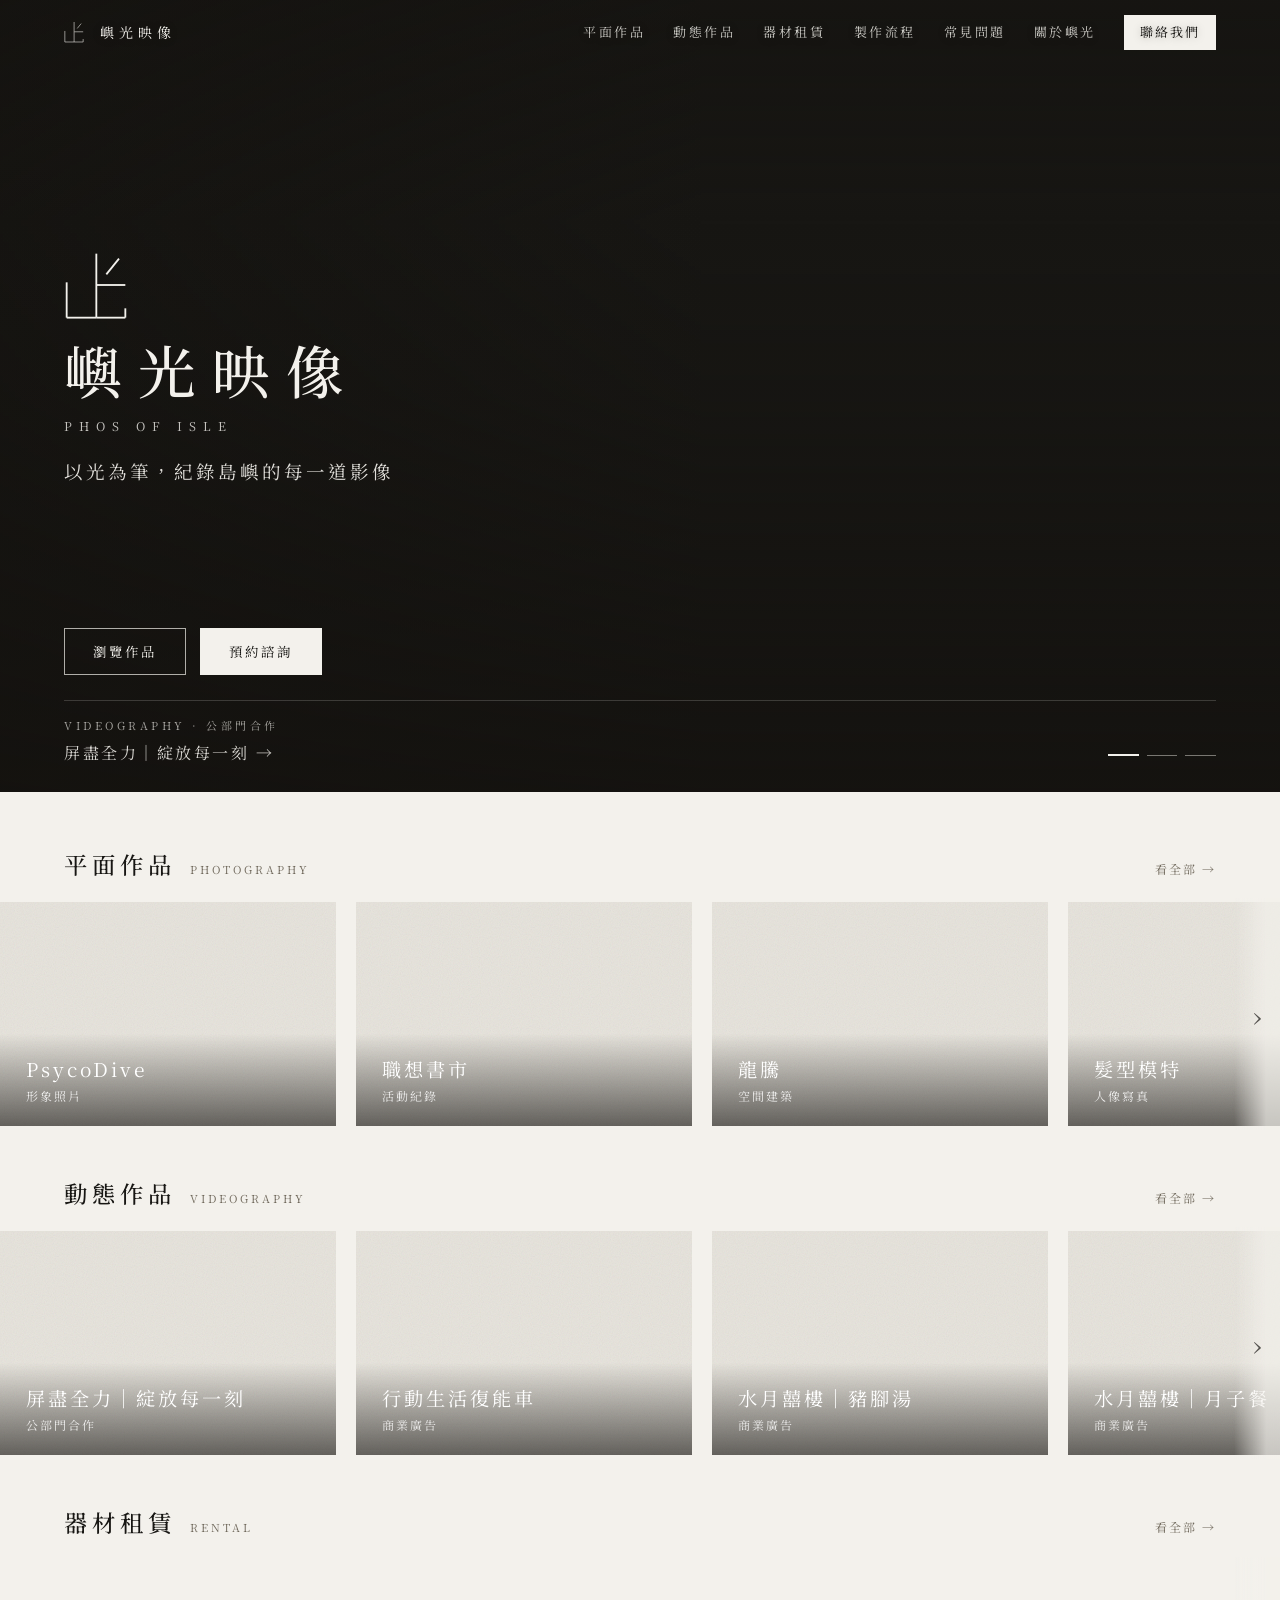
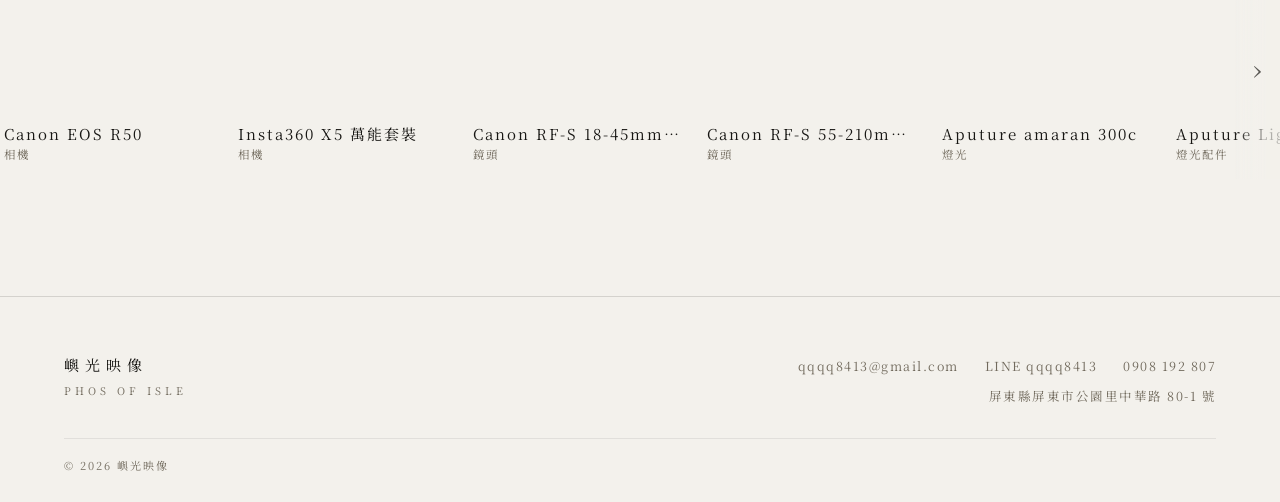
<file: yuguang-site/index.html>
<!DOCTYPE html>
<html lang="zh-Hant" class="no-js">
  <head>
<script>/*no-js-off*/document.documentElement.classList.remove("no-js")</script>
<script>/*intro*/try{var q=/[?&]intro=1/.test(location.search);if(!matchMedia('(prefers-reduced-motion: reduce)').matches&&(q||(!sessionStorage.getItem('yg-intro')&&!location.hash&&!navigator.webdriver))){document.documentElement.classList.add('is-intro','is-intro-hero');sessionStorage.setItem('yg-intro','1')}}catch(e){}</script>
    <meta charset="UTF-8">
    <meta name="viewport" content="width=device-width, initial-scale=1.0">
    <title>嶼光映像 PHOS OF ISLE｜屏東攝影・影片製作・器材租借</title>
    <meta name="description" content="屏東的影像工作室：平面攝影、動態影片、企業形象與器材租賃，以光為筆，紀錄島嶼的每一道影像。">
    <link rel="canonical" href="https://phosofisle.com/">
    <meta name="theme-color" content="#f3f1ec">
    <link rel="icon" href="/favicon.svg" type="image/svg+xml">
    <link rel="icon" href="/favicon-32.png" sizes="32x32" type="image/png">
    <link rel="apple-touch-icon" href="/apple-touch-icon.png">
    <link rel="manifest" href="/site.webmanifest">
    <meta property="og:type" content="website">
    <meta property="og:site_name" content="嶼光映像 PHOS OF ISLE">
    <meta property="og:locale" content="zh_TW">
    <meta property="og:title" content="嶼光映像 PHOS OF ISLE｜屏東攝影・影片製作・器材租借">
    <meta property="og:description" content="屏東的影像工作室：平面攝影、動態影片、企業形象與器材租賃，以光為筆，紀錄島嶼的每一道影像。">
    <meta property="og:url" content="https://phosofisle.com/">
    <meta property="og:image" content="https://phosofisle.com/images/share-card.jpg">
    <meta property="og:image:width" content="1200">
    <meta property="og:image:height" content="630">
    <meta property="og:image:alt" content="嶼光映像 PHOS OF ISLE — 以光為筆，紀錄島嶼的每一道影像">
    <meta name="twitter:card" content="summary_large_image">
    <!-- 結構化資料:讓 Google 認得網站名稱與工作室資訊(名稱、聯絡方式、地址);內容與 content/site.json 一致,改聯絡資料時兩邊都要改 -->
    <script type="application/ld+json">
{
      "@context": "https://schema.org",
      "@graph": [
        {
          "@type": "WebSite",
          "@id": "https://phosofisle.com/#website",
          "url": "https://phosofisle.com/",
          "name": "嶼光映像",
          "alternateName": [
            "PHOS OF ISLE",
            "嶼光映像 PHOS OF ISLE"
          ],
          "inLanguage": "zh-TW",
          "publisher": {
            "@id": "https://phosofisle.com/#business"
          }
        },
        {
          "@type": ["LocalBusiness", "ProfessionalService"],
          "@id": "https://phosofisle.com/#business",
          "name": "嶼光映像",
          "alternateName": "PHOS OF ISLE",
          "url": "https://phosofisle.com/",
          "logo": "https://phosofisle.com/images/icon-512.png",
          "image": "https://phosofisle.com/images/share-card.jpg",
          "description": "屏東影像工作室：平面攝影、動態影像製作與影像器材日租。",
          "email": "qqqq8413@gmail.com",
          "telephone": "+886-908-192-807",
          "address": {
            "@type": "PostalAddress",
            "streetAddress": "公園里中華路 80-1 號",
            "addressLocality": "屏東市",
            "addressRegion": "屏東縣",
            "postalCode": "900",
            "addressCountry": "TW"
          },
          "priceRange": "$$",
          "foundingDate": "2025",
          "sameAs": [
            "https://www.instagram.com/phosofisle/"
          ],
          "openingHoursSpecification": [
            {
              "@type": "OpeningHoursSpecification",
              "dayOfWeek": ["Monday", "Tuesday", "Wednesday", "Thursday", "Friday"],
              "opens": "11:00",
              "closes": "20:00"
            }
          ],
          "areaServed": [
            {
              "@type": "AdministrativeArea",
              "name": "屏東縣"
            },
            {
              "@type": "AdministrativeArea",
              "name": "高雄市"
            }
          ],
          "knowsAbout": [
            "形象影片",
            "商業攝影",
            "人像攝影",
            "活動紀錄",
            "婚禮紀錄",
            "影像器材租借"
          ]
        }
      ]
    }
    </script>
  <style>
      :root{
            --paper:#f3f1ec;--paper-2:#eeece6;--ink:#171613;--muted:#a19a8d;
            --line:rgba(23,22,19,.14);--hair:rgba(23,22,19,.08);
            --serif:"Noto Serif TC","Songti TC",Georgia,"Times New Roman",serif;
            --sans:"PingFang TC","Noto Sans TC","Helvetica Neue",system-ui,sans-serif;
      }
      *{margin:0;padding:0;box-sizing:border-box}
      body{background:var(--paper);color:var(--ink);font-family:var(--sans);line-height:1.6;-webkit-font-smoothing:antialiased}
      a{text-decoration:none;color:inherit}
      html{scroll-behavior:smooth}

      /* 首頁主視覺:滿版精選影像輪播,文字疊在影像上 */
      .hero{position:relative;height:88svh;min-height:520px;max-height:1100px;overflow:hidden;background:var(--ink);color:#f3f1ec;
            display:flex;flex-direction:column;justify-content:center;padding:0 clamp(20px,5vw,64px) clamp(40px,6vh,80px)}
      .hero .slides,.hero .slide{position:absolute;inset:0}
      .hero .slide{background-image:var(--img);background-size:cover;background-position:center 40%;opacity:0;transition:opacity 1.6s ease}
      .hero .slide.on{opacity:1}
      .hero .slide.on.zoom{animation:kb 9s ease-out forwards}
      @keyframes kb{from{transform:scale(1.08)}to{transform:scale(1)}}
      .hero::after{content:"";position:absolute;inset:0;pointer-events:none;
            background:linear-gradient(to bottom,rgba(20,18,15,.35),rgba(20,18,15,0) 28%,rgba(20,18,15,.15) 50%,rgba(20,18,15,.78)),
                  linear-gradient(to right,rgba(20,18,15,.45),rgba(20,18,15,0) 55%)}
      .hero .inner{position:relative;z-index:2;max-width:640px}
      .hero .logo{display:block;width:clamp(40px,5vw,64px);height:auto;aspect-ratio:192/208;margin-bottom:18px}
      .hero h1{font-family:var(--serif);font-weight:500;font-size:clamp(2.1rem,5.2vw,3.6rem);letter-spacing:16px;line-height:1.1}
      .hero .latin{font-family:var(--serif);font-size:clamp(11px,.95vw,14px);letter-spacing:7px;opacity:.8;margin-top:14px}
      .hero .tagline{font-family:var(--serif);margin-top:22px;letter-spacing:3px;font-size:clamp(1rem,1.45vw,1.3rem);opacity:.92}
      /* 品牌區置中偏左,按鈕獨立放在左下、作品名稱上方 */
      .hero .actions{position:absolute;z-index:2;left:clamp(20px,5vw,64px);bottom:clamp(112px,13vh,130px);display:flex;gap:14px;flex-wrap:wrap;font-family:var(--serif);font-size:clamp(13px,1.05vw,15px);letter-spacing:3px}
      .hero .actions a{padding:12px 28px;border:1px solid rgba(243,241,236,.7);transition:background .3s,color .3s}
      .hero .actions a:hover,.hero .actions a.solid{background:#f3f1ec;color:var(--ink)}
      .hero .actions a.solid:hover{background:transparent;color:#f3f1ec}
      .hero .foot{position:absolute;z-index:2;left:0;right:0;bottom:0;display:flex;align-items:flex-end;justify-content:space-between;gap:20px;border-top:1px solid rgba(243,241,236,.18);padding-top:16px!important;margin:0 clamp(20px,5vw,64px);padding-left:0!important;padding-right:0!important;
            padding:0 clamp(20px,5vw,64px) 26px;font-family:var(--serif);font-size:clamp(14px,1.25vw,18px);letter-spacing:2.5px}
      .hero .now{opacity:.88;transition:opacity .4s;text-align:left;max-width:70%}
      .hero .now:hover{opacity:1}
      .hero .now small{display:block;font-size:clamp(11px,.85vw,13px);letter-spacing:3.5px;opacity:.75;margin-bottom:6px;text-transform:uppercase}
      .hero .dots{display:flex;gap:8px}
      .hero .dots button{width:22px;height:22px;border:0;background:none;cursor:pointer;display:flex;align-items:center;justify-content:center;padding:0}
      .hero .dots button{width:clamp(22px,2.4vw,34px)}
      .hero .dots button::before{content:"";width:100%;height:1px;background:rgba(243,241,236,.45);transition:background .3s}
      .hero .dots button[aria-current="true"]::before{background:#f3f1ec;height:2px}
      /* 直向螢幕:輪播改成 16:9 滿寬(影片原始比例,不裁切),品牌文字疊在下緣(留出底部約 15% 給影片內嵌字幕)、作品名稱與切換點在上緣;兩顆按鈕移到影像下方 */
      @media (max-aspect-ratio:4/5){
        .hero{height:auto;aspect-ratio:16/9;min-height:0;max-height:none;overflow:visible;margin-bottom:78px;
              justify-content:flex-end;padding:0 16px 8.5vw}
        .hero .slides{overflow:hidden}
        .hero::after{background:linear-gradient(to bottom,rgba(20,18,15,.6),rgba(20,18,15,0) 30%,rgba(20,18,15,0) 42%,rgba(20,18,15,.85))}
        .hero .logo{display:none}
        .hero h1{font-size:1.35rem;letter-spacing:8px}
        .hero .latin{display:none}
        .hero .tagline{font-size:.78rem;letter-spacing:1.5px;margin-top:6px}
        .hero .foot{top:0;bottom:auto;margin:0 16px;padding-top:10px!important;padding-bottom:0;border-top:0;align-items:flex-start;font-size:11.5px}
        .hero .now small{font-size:9.5px;margin-bottom:2px}
        .hero .actions{position:absolute;left:16px;right:16px;bottom:auto;top:calc(100% + 16px);margin:0;
              display:grid;grid-template-columns:1fr 1fr;gap:10px}
        .hero .actions a{text-align:center;padding:12px 0;border-color:var(--ink);color:var(--ink)}
        .hero .actions a:hover,.hero .actions a.solid{background:var(--ink);color:var(--paper)}
        .hero .actions a.solid:hover{background:transparent;color:var(--ink)}
      }
      @media (prefers-reduced-motion:reduce){.hero .slide.on.zoom{animation:none}.hero .slide{transition:none}}

      /* 首頁頂欄:第一屏就可見;在主視覺上為透明、淺色字,捲過主視覺後轉米白底 */
      .topbar{position:fixed;top:0;left:0;right:0;z-index:40;display:flex;justify-content:space-between;align-items:center;
            padding:15px clamp(20px,5vw,64px);background:var(--paper);border-bottom:1px solid var(--hair);color:var(--ink);
            transition:background-color .35s ease,color .35s ease,border-color .35s ease}
      html:not(.nav-open) .topbar:not(.solid){background:transparent;border-bottom-color:transparent;color:#f3f1ec}
      html:not(.nav-open) .topbar:not(.solid) .sitenav a{color:rgba(243,241,236,.82)}
      html:not(.nav-open) .topbar:not(.solid) .sitenav a:hover{color:#f3f1ec}
      html:not(.nav-open) .topbar:not(.solid) .sitenav a[aria-current="page"]::after{background:#f3f1ec}
      html:not(.nav-open) .topbar:not(.solid) .sitenav a.cta{background:#f3f1ec;color:var(--ink)}
      html:not(.nav-open) .topbar:not(.solid) .navtoggle{color:#f3f1ec}
      html:not(.nav-open) .topbar:not(.solid) .sitenav a,html:not(.nav-open) .topbar:not(.solid) .name{text-shadow:0 1px 8px rgba(0,0,0,.25)}
      .topbar .mark{display:flex;align-items:center;gap:11px}
      .topbar .name{font-family:var(--serif);font-size:14px;letter-spacing:5px;text-indent:5px}
      .rows{padding-top:clamp(36px,6vh,64px)}
      #rows{scroll-margin-top:var(--barh,70px)}
      /* 手機直式:主視覺只有 16:9,頂欄固定米白底,主視覺往下讓出頂欄高度(需放在透明頂欄規則之後) */
      @media (max-aspect-ratio:4/5){
        html:not(.nav-open) .topbar:not(.solid){background:var(--paper);border-bottom-color:var(--hair);color:var(--ink)}
        html:not(.nav-open) .topbar:not(.solid) .navtoggle{color:var(--ink)}
        html:not(.nav-open) .topbar:not(.solid) .name{text-shadow:none}
        body{padding-top:var(--barh,70px)}
      }

      .rows{padding-bottom:clamp(48px,8vh,88px)}
      .row{margin-bottom:clamp(30px,5vh,50px)}
      .rowhead{display:flex;align-items:baseline;gap:14px;padding:0 clamp(20px,5vw,64px);margin-bottom:15px}
      .rowhead h2{font-family:var(--serif);font-weight:500;font-size:clamp(1.15rem,2.4vw,1.46rem);letter-spacing:5px}
      .rowhead .en{font-family:var(--serif);font-size:11px;letter-spacing:3px;text-transform:uppercase;color:var(--muted)}
      .rowhead .more{margin-left:auto;font-family:var(--serif);font-size:12px;letter-spacing:2px;color:var(--muted);transition:.3s;white-space:nowrap}
      .rowhead .more:hover{color:var(--ink)}

      .track{display:flex;--gap:clamp(14px,1.6vw,22px);gap:var(--gap);overflow-x:auto;scroll-snap-type:x proximity;scroll-behavior:smooth;
                 padding:4px clamp(20px,5vw,64px);scrollbar-width:none}
      .track::-webkit-scrollbar{display:none}
      .tile{flex:0 0 calc((100% - 4*var(--gap))/5);scroll-snap-align:start;position:relative;display:block;
                aspect-ratio:3/2;overflow:hidden;background:#e7e4dd;user-select:none} @media(max-width:1180px){.tile{flex-basis:calc((100% - 3*var(--gap))/4)}} @media(max-width:900px){.tile{flex-basis:calc((100% - 2*var(--gap))/3)}} @media(max-width:560px){.tile{flex-basis:78%}} .rowwrap{position:relative} .arrow{position:absolute;top:0;bottom:0;width:46px;display:flex;align-items:center;justify-content:center;z-index:5;border:0;cursor:pointer;font-family:var(--serif);font-size:26px;color:var(--ink);opacity:.7;transition:opacity .25s} .arrow:hover{opacity:1} .arrow.prev{left:0;background:linear-gradient(to right,var(--paper) 30%,rgba(243,241,236,0))} .arrow.next{right:0;background:linear-gradient(to left,var(--paper) 30%,rgba(243,241,236,0))} .arrow[hidden]{display:none}
      /* 平面／動態兩列放大:電腦一次約 3 張(露出下一張一截,暗示可左右滑),平板約 2 張,手機約 1 張 */
      .row.lg .tile{flex-basis:calc((100% - 3*var(--gap))/3.25)}
      @media(max-width:1180px){.row.lg .tile{flex-basis:calc((100% - 2*var(--gap))/2.3)}}
      @media(max-width:700px){.row.lg .tile{flex-basis:84%}}
      .row.lg .tile .cap{padding:22px 26px;font-size:clamp(17px,1.5vw,24px);letter-spacing:3px}
      .row.lg .tile .cap small{font-size:clamp(12px,.9vw,14px);letter-spacing:2px;margin-top:6px}
      .tile .bg{position:absolute;inset:0;background-size:cover;background-position:center;transition:transform 1s cubic-bezier(.19,1,.22,1)}
      .tile:hover .bg{transform:scale(1.06)}
      .tile .grain{position:absolute;inset:0;opacity:.4;mix-blend-mode:multiply;pointer-events:none;
                       background-image:url("data:image/svg+xml,%3Csvg xmlns='http://www.w3.org/2000/svg' width='120' height='120'%3E%3Cfilter id='n'%3E%3CfeTurbulence type='fractalNoise' baseFrequency='.9' numOctaves='2'/%3E%3C/filter%3E%3Crect width='100%25' height='100%25' filter='url(%23n)' opacity='.28'/%3E%3C/svg%3E")}
      .tile .cap{position:absolute;left:0;right:0;bottom:0;z-index:2;padding:16px 18px;color:#fff;
                     font-family:var(--serif);font-size:16px;letter-spacing:2px;line-height:1.35;
                     background:linear-gradient(to top,rgba(20,18,15,.62),rgba(20,18,15,0))}
      .tile .cap small{display:block;font-size:11.5px;letter-spacing:1px;opacity:.85;margin-top:3px}
      /* 器材卡:去背照片直接浮在頁面底色上,名稱改深色字放在下方,不再壓在照片上 */
      .tile.prod{background:transparent;aspect-ratio:1/1}
      .tile.prod .grain{display:none}
      .tile.prod .bg{padding:9% 12% calc(64px + 5%);box-sizing:border-box}
      .tile.prod .cap{background:none;color:var(--ink);padding:10px 4px 12px;
                     white-space:nowrap;overflow:hidden;text-overflow:ellipsis;font-size:15px}
      .tile.prod .cap small{color:var(--muted);opacity:1}

      .empty{color:var(--muted);font-family:var(--serif);letter-spacing:2px;padding:30px clamp(20px,5vw,64px)}
      footer{text-align:center;padding:28px 20px;border-top:1px solid var(--hair);
                 font-family:var(--serif);font-size:11px;letter-spacing:2.5px;color:var(--muted)}
      /* ---- 進站動畫:在暗處用光把 LOGO 一筆一筆畫出來,再像暗房顯影一樣淡出成主視覺 ----
         只在每次開瀏覽器後第一次進首頁時播放(sessionStorage),約 2 秒;點一下、按鍵、滾動就立刻跳過。
         「減少動態」、網址帶 #錨點、自動化工具(爬蟲)都不播。網址加 ?intro=1 可強制重看。
         緩動曲線直接寫數值,不依賴 site.css 的變數:萬一 site.css 晚到,動畫也不會失效。 */
      /* 注意:<html> 上的旗標是 is-intro,遮罩是 .intro,兩者不可同名——
         同名的話 .intro{display:none} 會連 <html> 一起隱藏,整頁在動畫結束前完全不會畫出來 */
      /* --intro-scale:進站動畫自己的速度倍率,和全站的 --motion-scale 分開。1 = 最初的節奏(約 2.2 秒),數字越小越快。
         全站動畫放慢後(#50)進站跟著變成 3 秒多,等太久,所以進站單獨調快 */
      :root{--intro-scale:.9}
      .intro{display:none}
      html.is-intro .intro{display:flex;position:fixed;inset:0;z-index:2000;flex-direction:column;align-items:center;justify-content:center;
        background:var(--ink);color:#f3f1ec;animation:intro-out calc(.65s * var(--intro-scale)) cubic-bezier(.65,0,.35,1) calc(1.6s * var(--intro-scale)) forwards}
      .intro svg{width:clamp(52px,6vw,76px);height:auto;aspect-ratio:192/208;overflow:visible}
      .intro line{stroke-dasharray:var(--len);stroke-dashoffset:var(--len);animation:intro-draw calc(var(--t) * var(--intro-scale)) cubic-bezier(.65,0,.35,1) calc(var(--d) * var(--intro-scale)) forwards}
      .intro line.ray{filter:drop-shadow(0 0 5px rgba(243,241,236,.55))}
      .intro .nm{font-family:var(--serif);font-size:clamp(18px,1.9vw,24px);letter-spacing:12px;text-indent:12px;margin-top:30px;opacity:0;
        animation:intro-name calc(1s * var(--intro-scale)) cubic-bezier(.19,1,.22,1) calc(.8s * var(--intro-scale)) forwards}
      .intro .lt{font-family:var(--serif);font-size:11px;letter-spacing:7px;text-indent:7px;margin-top:12px;opacity:0;
        animation:intro-fade calc(.9s * var(--intro-scale)) cubic-bezier(.19,1,.22,1) calc(.98s * var(--intro-scale)) forwards}
      @keyframes intro-draw{to{stroke-dashoffset:0}}
      @keyframes intro-name{from{opacity:0;letter-spacing:24px;text-indent:24px}to{opacity:1}}
      @keyframes intro-fade{to{opacity:.62}}
      @keyframes intro-out{to{opacity:0;visibility:hidden}}

      /* ---- 主視覺文字依序浮現(純 CSS,第一次繪製就套用,不會先閃一下) ----
         播進站動畫時整體往後延,接在顯影之後;跳過進站動畫時 JS 拿掉 is-intro-hero,就改用一般的時間點 */
      @media (prefers-reduced-motion:no-preference){
        .hero .inner>*,.hero .actions,.hero .foot{animation:hero-in calc(1.1s * var(--motion-scale,1.4)) cubic-bezier(.19,1,.22,1) both}
        .hero .inner>:nth-child(1){animation-delay:calc(.12s * var(--motion-scale,1.4))}.hero .inner>:nth-child(2){animation-delay:calc(.2s * var(--motion-scale,1.4))}
        .hero .inner>:nth-child(3){animation-delay:calc(.3s * var(--motion-scale,1.4))}.hero .inner>:nth-child(4){animation-delay:calc(.4s * var(--motion-scale,1.4))}
        .hero .actions{animation-delay:calc(.52s * var(--motion-scale,1.4))}.hero .foot{animation-delay:calc(.66s * var(--motion-scale,1.4))}
        html.is-intro-hero .hero .inner>:nth-child(1){animation-delay:calc(1.5s * var(--intro-scale) + .12s * var(--motion-scale,1.4))}html.is-intro-hero .hero .inner>:nth-child(2){animation-delay:calc(1.5s * var(--intro-scale) + .2s * var(--motion-scale,1.4))}
        html.is-intro-hero .hero .inner>:nth-child(3){animation-delay:calc(1.5s * var(--intro-scale) + .3s * var(--motion-scale,1.4))}html.is-intro-hero .hero .inner>:nth-child(4){animation-delay:calc(1.5s * var(--intro-scale) + .4s * var(--motion-scale,1.4))}
        html.is-intro-hero .hero .actions{animation-delay:calc(1.5s * var(--intro-scale) + .52s * var(--motion-scale,1.4))}html.is-intro-hero .hero .foot{animation-delay:calc(1.5s * var(--intro-scale) + .66s * var(--motion-scale,1.4))}
      }
      @keyframes hero-in{from{opacity:0;transform:translate3d(0,20px,0)}}
    </style>
    <link rel="preconnect" href="https://fonts.googleapis.com">
  <link rel="preconnect" href="https://fonts.gstatic.com" crossorigin>
  <script>/* 中文字型檔很大,在 4G 上會跟照片搶頻寬(實測讓第一屏照片晚約 0.8 秒)。
     這頁等第一屏照片載完才載字型,最多等 4 秒。 */
  window.loadSiteFont=function(){if(window.__fontOn)return;window.__fontOn=1;var l=document.createElement("link");l.rel="stylesheet";l.href="https://fonts.googleapis.com/css2?family=Noto+Serif+TC:wght@400;500&display=swap";document.head.appendChild(l)};
  setTimeout(window.loadSiteFont,4000);</script>
  <link rel="preload" href="content/albums.json" as="fetch" crossorigin>
  <link rel="preload" href="content/videos.json" as="fetch" crossorigin>
  <link rel="preload" href="content/gear.json" as="fetch" crossorigin>
  <link rel="stylesheet" href="assets/site.css">
  <script src="assets/site.js" defer></script>
  </head>
  <body>
    <div class="intro" id="intro" aria-hidden="true">
      <svg viewBox="0 0 192 208" focusable="false">
        <g fill="none" stroke="currentColor" stroke-width="5.5" stroke-linecap="butt">
          <!-- 先畫地平線,再從地平線升起三道直線,接著中間的橫線,最後射出那道光 -->
          <line x1="8" y1="200" x2="97" y2="200" style="--len:89;--d:.1s;--t:.26s"/>
          <line x1="97" y1="200" x2="184" y2="200" style="--len:87;--d:.36s;--t:.26s"/>
          <line x1="8" y1="200" x2="8" y2="94" style="--len:106;--d:.5s;--t:.34s"/>
          <line x1="97" y1="200" x2="97" y2="8" style="--len:192;--d:.56s;--t:.46s"/>
          <line x1="184" y1="200" x2="184" y2="172" style="--len:28;--d:.64s;--t:.22s"/>
          <line x1="99" y1="102" x2="184" y2="102" style="--len:85;--d:.82s;--t:.3s"/>
          <line class="ray" x1="127" y1="70" x2="165" y2="23" style="--len:61;--d:1.02s;--t:.28s"/>
        </g>
      </svg>
      <div class="nm">嶼光映像</div>
      <div class="lt">PHOS OF ISLE</div>
    </div>

    <svg width="0" height="0" style="position:absolute">
        <symbol id="logo" viewBox="0 0 192 208">
              <g fill="none" stroke="currentColor" stroke-width="5.5" stroke-linecap="butt">
                      <line x1="97" y1="8" x2="97" y2="200"/><line x1="127" y1="70" x2="165" y2="23"/>
                      <line x1="99" y1="102" x2="184" y2="102"/><line x1="8" y1="94" x2="8" y2="200"/>
                      <line x1="8" y1="200" x2="97" y2="200"/><line x1="97" y1="200" x2="184" y2="200"/>
                      <line x1="184" y1="200" x2="184" y2="172"/>
              </g>
        </symbol>
    </svg>

    <div class="topbar" id="topbar">
      <a class="mark" href="/"><svg><use href="#logo"/></svg><span class="name">嶼光映像</span></a>
      <!--pre:nav-->
<nav class="sitenav" id="sitenav" aria-label="主選單"><a href="pingmian.html">平面作品</a><a href="dongtai.html">動態作品</a><a href="qicai.html">器材租賃</a><a href="liucheng.html">製作流程</a><a href="wenda.html">常見問題</a><a href="guanyu.html">關於嶼光</a><a href="lianluo.html" class="cta">聯絡我們</a></nav>
<!--/pre:nav-->
    </div>

    <header class="hero" id="hero">
      <div class="slides" id="slides" aria-hidden="true"></div>
      <div class="inner">
        <svg class="logo"><use href="#logo"/></svg>
        <h1>嶼光映像</h1>
        <div class="latin">PHOS OF ISLE</div>
        <p class="tagline">以光為筆，紀錄島嶼的每一道影像</p>
      </div>
      <div class="actions">
        <a href="#rows">瀏覽作品</a>
        <a class="solid" href="lianluo.html">預約諮詢</a>
      </div>
      <div class="foot">
        <a class="now" id="now" href="dongtai.html" hidden></a>
        <div class="dots" id="dots"></div>
      </div>
    </header>

  <div class="rows" id="rows"></div>
  
  
  <!--pre:data-->
<!--/pre:data-->
  <script>
    const rows=document.getElementById('rows');
    function opt(u,w){if(!u)return u;if(u.indexOf('res.cloudinary.com')>-1&&u.indexOf('/upload/')>-1){return u.replace('/upload/',`/upload/f_auto,q_auto,w_${w}/`);}return u;}
    function esc(s){return String(s==null?'':s).replace(/[&<>"]/g,m=>({'&':'&amp;','<':'&lt;','>':'&gt;','"':'&quot;'}[m]));}
    /* 代表圖:自己指定的封面優先,再來才是第一張照片(專案也一樣) */
    function firstPhoto(node){
        if(node.cover)return node.cover;
        if(node.photos&&node.photos.length)return node.photos[0].image;
        if(node.projects)for(const pj of node.projects){
              if(pj.cover)return pj.cover;
              if(pj.photos&&pj.photos.length)return pj.photos[0].image;}
        return null;
    }
    /* 卡片的輪播圖:封面排第一張 */
    function tileImgs(node,w){const out=[];if(node.cover)out.push(opt(node.cover,w));
        (node.photos||[]).forEach(p=>{if(p.image&&p.image!==node.cover)out.push(opt(p.image,w));});
        return out.slice(0,6);}
    function tile(it){
        const imgs = (it.imgs&&it.imgs.length) ? it.imgs : (it.img?[it.img]:[]);
        const first = imgs[0];
        const bg = first&&it.product ? `background:url('${first}') center/contain no-repeat;background-origin:content-box` : first ? `background-image:url('${first}')` : it.icon ? `background:#e9e6df url('${it.icon}') center 38%/26% no-repeat` : 'background:linear-gradient(150deg,#c9c3b6,#8f897d)';
        const s = it.sub ? `<small>${esc(it.sub)}</small>` : '';
        return `<a class="tile${it.product?' prod':''}" href="${it.href}" data-imgs="${imgs.join('|')}"><div class="bg" style="${bg}"></div><div class="grain"></div><div class="cap">${esc(it.cap)}${s}</div></a>`;
    }
    function enableHover(){
        if(!window.matchMedia||!window.matchMedia('(hover:hover)').matches)return;
        document.querySelectorAll('.tile:not([data-h])').forEach(t=>{
              t.dataset.h='1';const imgs=(t.dataset.imgs||'').split('|').filter(Boolean);
              if(imgs.length<2)return;
              const bg=t.querySelector('.bg');let idx=0,timer=null,pre=false;
              t.addEventListener('pointerenter',()=>{if(!pre){pre=true;imgs.forEach(u=>{const im=new Image();im.src=u;});}timer=setInterval(()=>{idx=(idx+1)%imgs.length;bg.style.backgroundImage="url('"+imgs[idx]+"')";},900);});
              t.addEventListener('pointerleave',()=>{clearInterval(timer);idx=0;bg.style.backgroundImage="url('"+imgs[0]+"')";});
        });
    }
    function addRow(zh,en,more,items,size){
        const tiles = items.length ? items.map(tile).join('') : tile({href:more,img:null,cap:'尚無作品',sub:'點此進入'});
        rows.insertAdjacentHTML('beforeend',
                                    `<section class="row${size?' '+size:''}"><div class="rowhead"><h2>${zh}</h2><span class="en">${en}</span><a class="more" href="${more}">看全部 →</a></div><div class="rowwrap"><button class="arrow prev" aria-label="上一張" hidden>‹</button><div class="track">${tiles}</div><button class="arrow next" aria-label="下一張">›</button></div></section>`);
        bindArrows();
        
    }
    function bindArrows(){
        document.querySelectorAll('.rowwrap:not([data-a])').forEach(w=>{
              w.dataset.a='1';const tr=w.querySelector('.track'),pv=w.querySelector('.prev'),nx=w.querySelector('.next');
              const amt=()=>Math.max(tr.clientWidth*0.8,200);
              pv.addEventListener('click',()=>tr.scrollBy({left:-amt(),behavior:'smooth'}));
              nx.addEventListener('click',()=>tr.scrollBy({left:amt(),behavior:'smooth'}));
              const upd=()=>{const pad=parseFloat(getComputedStyle(tr).paddingLeft)||0,max=tr.scrollWidth-tr.clientWidth-2;pv.hidden=tr.scrollLeft<=pad+4;nx.hidden=tr.scrollLeft>=max;};
              tr.addEventListener('scroll',upd);window.addEventListener('resize',upd);setTimeout(upd,80);
        });
    }

    const GEARICON={'攝影機':'camera','相機機身':'camera','相機':'camera','燈光配件':'light','燈架':'tripod','鏡頭':'lens','燈光':'light','收音':'audio','穩定器':'gimbal','空拍機':'drone','腳架':'tripod'};
    /* 器材照片(去背):裁掉四周透明邊後完整顯示,不裁切 */
    function gimg(u,w){if(u&&u.indexOf('res.cloudinary.com')>-1&&u.indexOf('/upload/')>-1)return u.replace('/upload/',`/upload/e_trim:10/c_limit,w_${w},h_${w}/f_auto,q_auto/`);return opt(u,w);}
    function gearIcon(cat){return 'assets/gear-icons/'+(GEARICON[cat]||'other')+'.svg';}
    function ytid(s){s=String(s||'').trim();const m=s.match(/(?:youtu\.be\/|v=|embed\/|shorts\/|live\/)([A-Za-z0-9_-]{11})/);return m?m[1]:s;}

    /* 影片封面常內嵌電影黑邊;主視覺用 Cloudinary e_trim 先裁掉純色邊再放大 */
    function heroImg(u,w){if(u&&u.indexOf('res.cloudinary.com')>-1&&u.indexOf('/upload/')>-1)return u.replace('/upload/',`/upload/e_trim:20/f_auto,q_auto,w_${w||2000}/`);return u;}
    /* 首頁的作品／影片／器材一律連到各自的正式頁面(/work/…/、/video/…/、/rental/…/),不連 pingmian.html?album=… 這類帶參數的網址:
       帶參數的網址 canonical 指回列表頁,Google 會把它們當「替代頁面」,首頁的推薦也就沒有傳到作品頁本身。
       影片網址的規則必須和 scripts/build-pages.js 的 buildVideos 一樣:YouTube ID 轉小寫,只差大小寫的重複 ID 加 -2、-3 */
    function videoUrls(videos){const seen=new Map(),m=new Map();
        (videos||[]).filter(x=>x.yt).forEach(x=>{const k=ytid(x.yt).toLowerCase(),n=(seen.get(k)||0)+1;seen.set(k,n);m.set(x,'/video/'+(n===1?k:k+'-'+n)+'/');});
        return m;}
    /* 首頁精選的先後:後台「首頁精選」分頁拖曳後存成 featuredOrder(1 最前);沒有的(剛勾選的)排在最後,彼此照原本順序 */
    function byRank(list){return list.map((x,i)=>[x,i]).sort((a,b)=>((a[0].featuredOrder||1e9)-(b[0].featuredOrder||1e9))||(a[1]-b[1])).map(p=>p[0]);}
    /* 主視覺輪播:精選影片中有自訂封面的優先(橫幅、高解析);不足 2 張時補平面作品照片 */
    function buildHero(v,a){
        const slides=[];
        const vurl=videoUrls(v.videos);
        byRank((v.videos||[]).filter(x=>x.cover&&(x.featured===true||x.cat==='精選作品'))).forEach(x=>
              slides.push({img:heroImg(x.cover),kicker:'Videography · '+(x.cat||'動態作品'),title:x.title||'',href:vurl.get(x)||'dongtai.html'}));
        if(slides.length<2)(a.albums||[]).forEach((al,i)=>{const ph=firstPhoto(al);
              if(ph)slides.push({img:heroImg(ph),kicker:'Photography · '+(al.zh||''),title:al.zh||'',href:al.slug?'/work/'+al.slug+'/':'pingmian.html'});});
        if(!slides.length){window.loadSiteFont();return;}
        {const im=new Image();im.onload=im.onerror=()=>window.loadSiteFont();im.src=slides[0].img;}
        const box=document.getElementById('slides'),dots=document.getElementById('dots'),now=document.getElementById('now');
        const still=window.matchMedia&&matchMedia('(prefers-reduced-motion: reduce)').matches;
        box.innerHTML=slides.map(sl=>`<div class="slide${still?'':' zoom'}" data-img="${esc(sl.img)}"></div>`).join('');
        const els=[...box.children];
        const load=i=>{const el=els[i];if(el.dataset.img){el.style.setProperty('--img',`url('${el.dataset.img}')`);delete el.dataset.img;}};
        if(slides.length>1)dots.innerHTML=slides.map((sl,i)=>`<button type="button" aria-label="第 ${i+1} 張:${esc(sl.title)}"></button>`).join('');
        let cur=-1,timer=null;
        function go(i){
              if(i===cur)return;
              load(i);load((i+1)%els.length);
              els.forEach((el,k)=>el.classList.toggle('on',k===i));
              [...dots.children].forEach((d,k)=>d.setAttribute('aria-current',String(k===i)));
              const sl=slides[i];now.hidden=false;now.href=sl.href;
              now.innerHTML=`<small>${esc(sl.kicker)}</small>${esc(sl.title)} →`;
              cur=i;
        }
        function play(){clearInterval(timer);if(!still&&els.length>1)timer=setInterval(()=>go((cur+1)%els.length),7000);}
        [...dots.children].forEach((d,k)=>d.addEventListener('click',()=>{go(k);play();}));
        document.addEventListener('visibilitychange',()=>{document.hidden?clearInterval(timer):play();});
        go(0);play();
    }

    /* 頂欄:一直可見,捲過主視覺後轉為米白底 */
    (function(){
        const bar=document.getElementById('topbar'),hero=document.getElementById('hero');
        const upd=()=>{bar.classList.toggle('solid',window.scrollY>hero.offsetTop+hero.offsetHeight-bar.offsetHeight);
            document.documentElement.style.setProperty('--barh',bar.offsetHeight+'px');};
        window.addEventListener('scroll',upd,{passive:true});window.addEventListener('resize',upd);upd();
        if('ResizeObserver' in window)new ResizeObserver(upd).observe(bar);
    })();

    Promise.all([
        (window.ygFetch||fetch)('content/albums.json').then(r=>r.json()).catch(()=>({albums:[]})),
        (window.ygFetch||fetch)('content/videos.json').then(r=>r.json()).catch(()=>({videos:[]})),
        (window.ygFetch||fetch)('content/gear.json').then(r=>r.json()).catch(()=>({gear:[]}))
      ]).then(([a,v,g])=>{
        const plane=[];
        (a.albums||[]).forEach((al,i)=>{
              if(al.projects&&al.projects.length){
                      al.projects.forEach((pj,j)=>plane.push({featured:pj.featured===true,featuredOrder:pj.featuredOrder,href:al.slug&&pj.slug?`/work/${al.slug}/${pj.slug}/`:'pingmian.html',imgs:tileImgs(pj,1200),cap:pj.zh||al.zh,sub:al.zh}));
              }else{
                      plane.push({featured:al.featured===true,featuredOrder:al.featuredOrder,href:al.slug?`/work/${al.slug}/`:'pingmian.html',imgs:tileImgs(al,1200),cap:al.zh,sub:al.en});
              }
        });
        /* 後台勾了「★ 首頁精選」就只顯示勾選的(順序依後台「首頁精選」分頁);一個都沒勾時顯示全部 */
        const planePick=byRank(plane.filter(x=>x.featured));
        addRow('平面作品','Photography','pingmian.html',planePick.length?planePick:plane,'lg');

                const vurl=videoUrls(v.videos);
                const vids=byRank((v.videos||[]).filter(x=>x.yt&&(x.featured===true||x.cat==='精選作品'))).map(x=>({href:vurl.get(x)||'dongtai.html',img:x.cover?heroImg(x.cover,1200):`https://img.youtube.com/vi/${(String(x.yt).match(/(?:youtu\.be\/|v=|embed\/|shorts\/|live\/)([A-Za-z0-9_-]{11})/)||[0,x.yt])[1]}/hqdefault.jpg`,cap:x.title||'影片',sub:x.cat}));
        addRow('動態作品','Videography','dongtai.html',vids,'lg');

                const gear=(g.gear||[]).map((x,i)=>({href:x.slug?'/rental/'+x.slug+'/':'qicai.html',img:gimg(x.image,700),product:!!x.image,icon:gearIcon(x.cat),cap:x.name||'器材',sub:x.cat}));
        addRow('器材租賃','Rental','qicai.html',gear);
        buildHero(v,a);
        restoreY();
    }).catch(()=>{rows.innerHTML='<div class="empty">作品載入中,請稍後重新整理。</div>';});

    /* 首頁內容是載入後才產生的,瀏覽器自動還原捲動位置常常失敗;
       離開前記下位置,按上一頁回來、內容產生後再捲回去 */
    function restoreY(){
        try{
            const nav=performance.getEntriesByType('navigation')[0];
            const y=+sessionStorage.getItem('homeY');
            if(!(nav&&nav.type==='back_forward'&&y>0))return;
            /* 字型、圖片陸續載入會改變頁面高度:穩定前多捲幾次,使用者一滑動就停止 */
            let stop=false;const halt=()=>{stop=true;};
            ['wheel','touchstart','keydown'].forEach(t=>window.addEventListener(t,halt,{once:true,passive:true}));
            const go=()=>{if(!stop)window.scrollTo(0,y);};
            requestAnimationFrame(go);[150,400,800,1500].forEach(ms=>setTimeout(go,ms));
            if(document.fonts)document.fonts.ready.then(go);
        }catch(e){}
    }
    window.addEventListener('pagehide',()=>{try{sessionStorage.setItem('homeY',String(window.scrollY));}catch(e){}});
</script>
    <footer class="sitefoot"><!--pre:foot-->
<div class="brand"><span class="zh">嶼光映像</span><span class="en">PHOS OF ISLE</span></div><div class="contact"><a href="mailto:qqqq8413@gmail.com">qqqq8413@gmail.com</a><a href="https://line.me/R/ti/p/~qqqq8413" target="_blank" rel="noopener">LINE qqqq8413</a><a href="tel:0908192807">0908 192 807</a></div><div class="addr">屏東縣屏東市公園里中華路 80-1 號</div><div class="copy">© 2026 嶼光映像</div>
<!--/pre:foot--></footer>
<script>
/* 進站動畫的收尾與跳過 */
(function(){
  var root=document.documentElement,el=document.getElementById('intro');
  if(!el)return;
  if(!root.classList.contains('is-intro')){el.parentNode.removeChild(el);return;}
  var done=false,evs=['pointerdown','keydown','wheel','touchstart'];
  function end(){
    if(done)return;done=true;
    root.classList.remove('is-intro');if(el.parentNode)el.parentNode.removeChild(el);
    evs.forEach(function(t){removeEventListener(t,skip,true)});
  }
  function skip(){
    if(done)return;
    root.classList.remove('is-intro-hero');
    if(el.animate){var a=el.animate([{opacity:getComputedStyle(el).opacity},{opacity:0}],{duration:320,easing:'cubic-bezier(.7,0,.84,0)',fill:'forwards'});a.onfinish=end;}
    setTimeout(end,450);
  }
  evs.forEach(function(t){addEventListener(t,skip,{capture:true,passive:true})});
  el.addEventListener('animationend',function(e){if(e.target===el&&e.animationName==='intro-out')end();});
  var S=parseFloat(getComputedStyle(root).getPropertyValue('--intro-scale'))||.9;
  setTimeout(end,2500*S);
})();
</script>
</body>
</html>
</file>
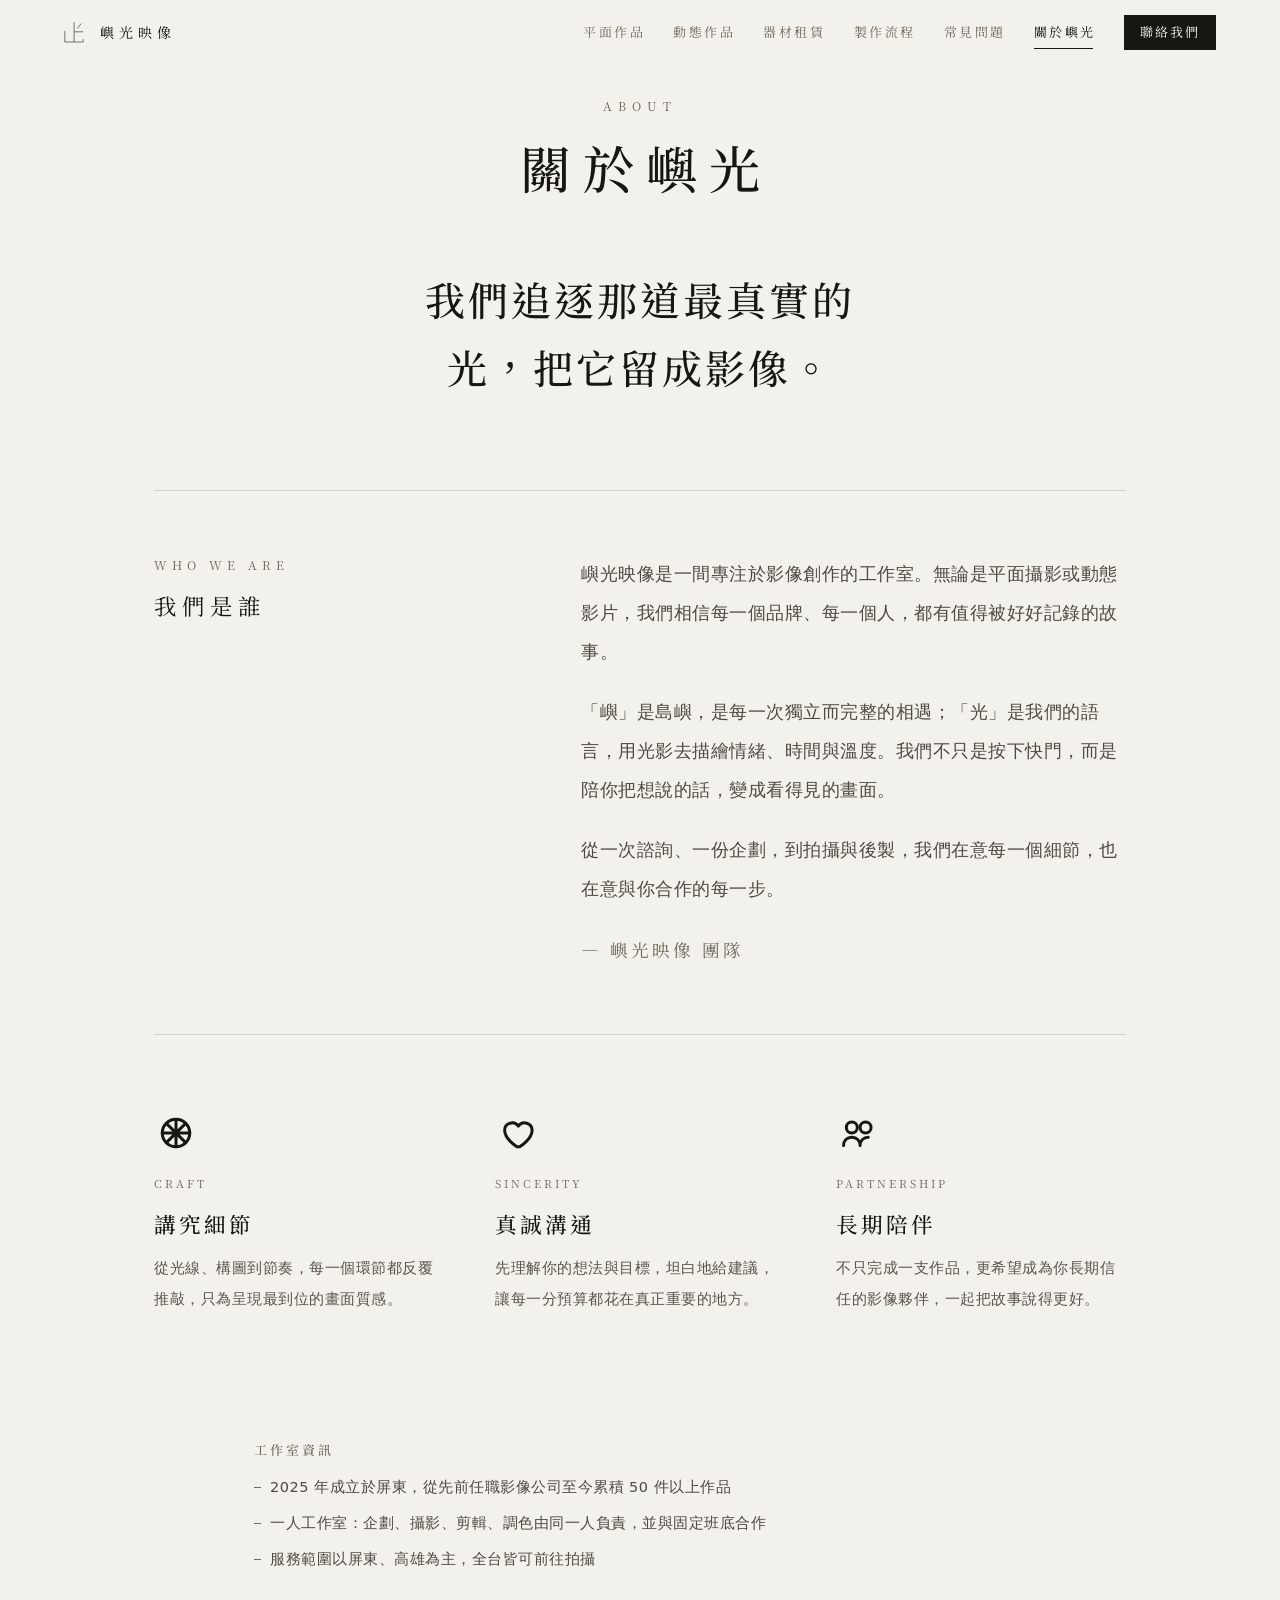
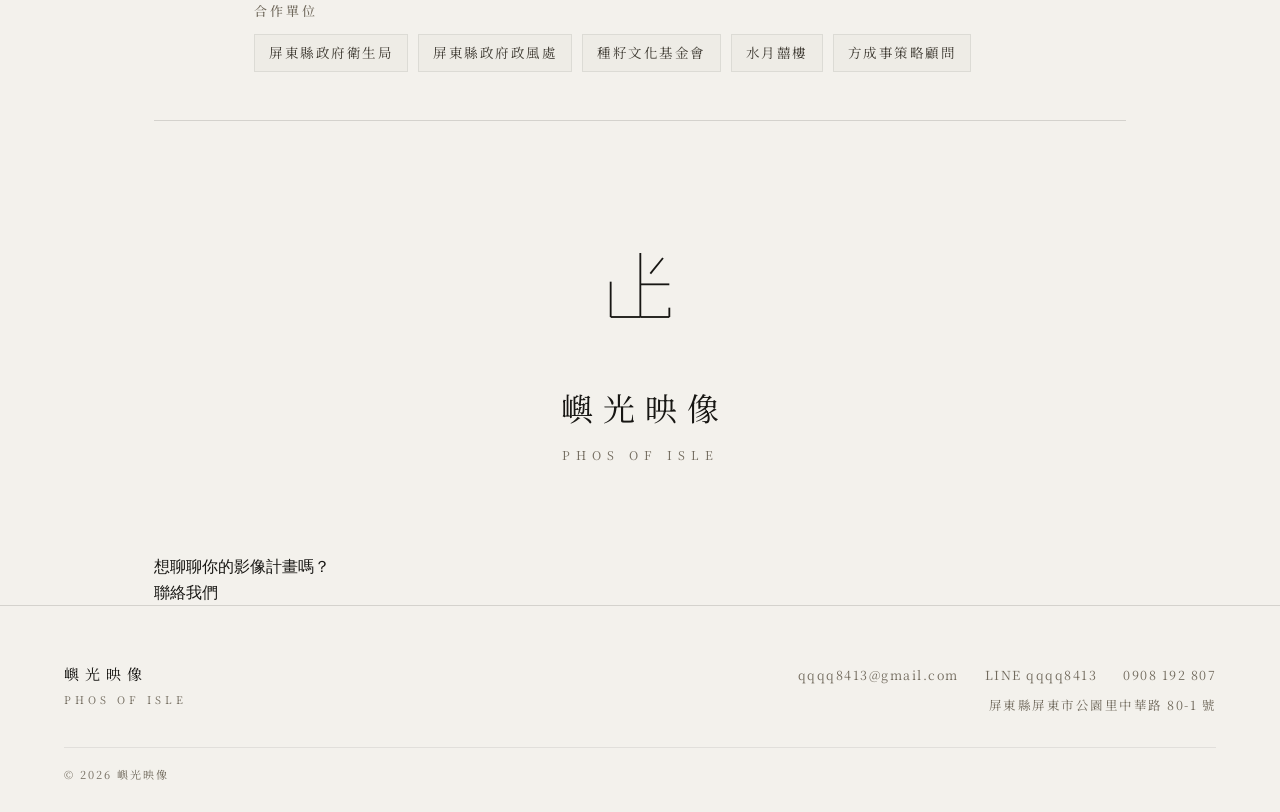
<file: yuguang-site/guanyu.html>
<!DOCTYPE html>
<html lang="zh-Hant" class="no-js">
<head>
<script>/*no-js-off*/document.documentElement.classList.remove("no-js")</script>
<meta charset="UTF-8">
<meta name="viewport" content="width=device-width, initial-scale=1.0">
<title>關於嶼光｜屏東影像工作室 · 嶼光映像</title>
<meta name="description" content="認識嶼光映像：專注於平面攝影與動態影片的影像工作室，用光影記錄每一個值得被好好留下的故事。">
<link rel="canonical" href="https://phosofisle.com/guanyu.html">
<meta name="theme-color" content="#f3f1ec">
<link rel="icon" href="/favicon.svg" type="image/svg+xml">
<link rel="icon" href="/favicon-32.png" sizes="32x32" type="image/png">
<link rel="apple-touch-icon" href="/apple-touch-icon.png">
<link rel="manifest" href="/site.webmanifest">
<meta property="og:type" content="website">
<meta property="og:site_name" content="嶼光映像 PHOS OF ISLE">
<meta property="og:locale" content="zh_TW">
<meta property="og:title" content="關於嶼光｜屏東影像工作室 · 嶼光映像">
<meta property="og:description" content="認識嶼光映像：專注於平面攝影與動態影片的影像工作室，用光影記錄每一個值得被好好留下的故事。">
<meta property="og:url" content="https://phosofisle.com/guanyu.html">
<meta property="og:image" content="https://phosofisle.com/images/share-card.jpg">
<meta property="og:image:width" content="1200">
<meta property="og:image:height" content="630">
<meta property="og:image:alt" content="嶼光映像 PHOS OF ISLE — 以光為筆，紀錄島嶼的每一道影像">
<meta name="twitter:card" content="summary_large_image">
<style>
  :root{
    --paper:#f3f1ec;--paper-2:#eeece6;--ink:#171613;--muted:#a19a8d;
    --line:rgba(23,22,19,.14);--hair:rgba(23,22,19,.08);
    --serif:"Noto Serif TC","Songti TC",Georgia,"Times New Roman",serif;
    --sans:"PingFang TC","Noto Sans TC","Helvetica Neue",system-ui,sans-serif;
  }
  *{margin:0;padding:0;box-sizing:border-box}
  body{background:var(--paper);color:var(--ink);font-family:var(--sans);line-height:1.6;-webkit-font-smoothing:antialiased;overflow-x:hidden}
  a{text-decoration:none;color:inherit}
  .wrap{max-width:1100px;margin:0 auto;padding:0 clamp(20px,5vw,64px)}

  .topbar{position:sticky;top:0;z-index:40;display:flex;justify-content:space-between;align-items:center;
    padding:15px clamp(20px,5vw,64px);background:var(--paper)}
  .topbar .mark{display:flex;align-items:center;gap:11px}
  .topbar svg{width:20px;height:auto}
  .topbar .name{font-family:var(--serif);font-size:14px;letter-spacing:5px;text-indent:5px}

  .pagehead{text-align:center;padding:clamp(16px,2.4vw,32px) 0 clamp(30px,4.5vw,56px)}
  .pagehead .kicker{font-family:var(--serif);font-size:12px;letter-spacing:6px;color:var(--muted);
    text-transform:uppercase;margin-bottom:12px}
  .pagehead h1{font-family:var(--serif);font-weight:500;font-size:clamp(2rem,5.4vw,3.2rem);letter-spacing:12px;text-indent:12px}

  /* 宣言 */
  .manifesto{text-align:center;max-width:20em;margin:0 auto clamp(50px,7vw,90px);
    font-family:var(--serif);font-weight:500;font-size:clamp(1.5rem,3.6vw,2.5rem);line-height:1.7;letter-spacing:3px}
  .manifesto .accent{color:var(--muted)}

  /* 故事 */
  .story{display:grid;grid-template-columns:.8fr 1.2fr;gap:clamp(28px,5vw,72px);
    padding:clamp(36px,5vw,64px) 0;border-top:1px solid var(--line)}
  @media(max-width:720px){.story{grid-template-columns:1fr;gap:18px}}
  .story .lab{font-family:var(--serif);font-size:12px;letter-spacing:5px;color:var(--muted);text-transform:uppercase}
  .story .lab .cn{display:block;font-size:1.4rem;letter-spacing:6px;color:var(--ink);margin-top:14px;text-transform:none}
  .story .body p{color:#4f4a42;font-size:clamp(.98rem,1.6vw,1.1rem);line-height:2.2;letter-spacing:.5px;margin-bottom:22px}
  .story .body p:last-child{margin-bottom:0}
  .story .body .sign{font-family:var(--serif);color:var(--muted);letter-spacing:3px;margin-top:8px}

  /* 價值 */
  .values{display:grid;grid-template-columns:repeat(3,1fr);gap:clamp(28px,4vw,60px);
    padding:clamp(44px,6vw,84px) 0;border-top:1px solid var(--line)}
  @media(max-width:720px){.values{grid-template-columns:1fr;gap:34px}}
  .value .ic{color:var(--ink);line-height:0;margin-bottom:20px}
  .value .ic svg{width:44px;height:auto}
  .value .ic svg *{vector-effect:non-scaling-stroke}
  .value h3{font-family:var(--serif);font-weight:500;font-size:1.35rem;letter-spacing:3px;margin-bottom:12px}
  .value .en{font-family:var(--serif);font-size:11px;letter-spacing:3px;color:var(--muted);text-transform:uppercase;margin-bottom:14px}
  .value p{color:#5a554c;font-size:.96rem;line-height:2;letter-spacing:.5px}

  /* 品牌收束 */
  .brandband{text-align:center;padding:clamp(50px,7vw,96px) 0;border-top:1px solid var(--line)}
  .brandband svg.logo{width:clamp(44px,6vw,64px);height:auto;color:var(--ink);margin:0 auto 22px;display:block}
  .brandband .zh{font-family:var(--serif);font-size:clamp(1.5rem,3vw,2rem);letter-spacing:10px;text-indent:10px}
  .brandband .en{font-family:var(--serif);font-size:12px;letter-spacing:6px;color:var(--muted);margin-top:12px}

  .reveal{opacity:0;transform:translateY(24px);transition:.85s cubic-bezier(.19,1,.22,1)}
  .reveal.show{opacity:1;transform:none}
</style>
  <link rel="preconnect" href="https://fonts.googleapis.com">
  <link rel="preconnect" href="https://fonts.gstatic.com" crossorigin>
  <link rel="stylesheet" href="https://fonts.googleapis.com/css2?family=Noto+Serif+TC:wght@400;500&display=swap" media="print" onload="this.media='all'">
  <link rel="stylesheet" href="assets/site.css">
  <script src="assets/site.js" defer></script>
</head>
<body>

<svg width="0" height="0" style="position:absolute">
  <symbol id="logo" viewBox="0 0 192 208">
    <g fill="none" stroke="currentColor" stroke-width="5.5" stroke-linecap="butt">
      <line x1="97" y1="8" x2="97" y2="200"/><line x1="127" y1="70" x2="165" y2="23"/>
      <line x1="99" y1="102" x2="184" y2="102"/><line x1="8" y1="94" x2="8" y2="200"/>
      <line x1="8" y1="200" x2="97" y2="200"/><line x1="97" y1="200" x2="184" y2="200"/>
      <line x1="184" y1="200" x2="184" y2="172"/>
    </g>
  </symbol>
</svg>

<div class="topbar">
  <a class="mark" href="/"><svg><use href="#logo"/></svg><span class="name">嶼光映像</span></a>
      <!--pre:nav-->
<nav class="sitenav" id="sitenav" aria-label="主選單"><a href="pingmian.html">平面作品</a><a href="dongtai.html">動態作品</a><a href="qicai.html">器材租賃</a><a href="liucheng.html">製作流程</a><a href="wenda.html">常見問題</a><a href="guanyu.html" aria-current="page">關於嶼光</a><a href="lianluo.html" class="cta">聯絡我們</a></nav>
<!--/pre:nav-->
</div>

<div class="wrap">
  <div class="pagehead">
    <div class="kicker">About</div>
    <h1>關於嶼光</h1>
  </div>

  <p class="manifesto reveal" id="manifesto"><!--pre:manifesto-->
我們追逐那道最真實的光，把它留成影像。
<!--/pre:manifesto--></p>

  <section class="story reveal">
    <div class="lab" id="storyLab">Who We Are</div>
    <div class="body" id="storyBody"><!--pre:story-->
<p>嶼光映像是一間專注於影像創作的工作室。無論是平面攝影或動態影片，我們相信每一個品牌、每一個人，都有值得被好好記錄的故事。</p><p>「嶼」是島嶼，是每一次獨立而完整的相遇；「光」是我們的語言，用光影去描繪情緒、時間與溫度。我們不只是按下快門，而是陪你把想說的話，變成看得見的畫面。</p><p>從一次諮詢、一份企劃，到拍攝與後製，我們在意每一個細節，也在意與你合作的每一步。</p><p class="sign">— 嶼光映像 團隊</p>
<!--/pre:story--></div>
  </section>

  <section class="values" id="values"><!--pre:values-->
<div class="value"><div class="en">Craft</div><h3>講究細節</h3><p>從光線、構圖到節奏，每一個環節都反覆推敲，只為呈現最到位的畫面質感。</p></div><div class="value"><div class="en">Sincerity</div><h3>真誠溝通</h3><p>先理解你的想法與目標，坦白地給建議，讓每一分預算都花在真正重要的地方。</p></div><div class="value"><div class="en">Partnership</div><h3>長期陪伴</h3><p>不只完成一支作品，更希望成為你長期信任的影像夥伴，一起把故事說得更好。</p></div>
<!--/pre:values--></section>

  <section class="facts"><!--pre:facts-->
<h2>工作室資訊</h2><ul class="facts-list"><li>2025 年成立於屏東，從先前任職影像公司至今累積 50 件以上作品</li><li>一人工作室：企劃、攝影、剪輯、調色由同一人負責，並與固定班底合作</li><li>服務範圍以屏東、高雄為主，全台皆可前往拍攝</li></ul><h2>合作單位</h2><ul class="clients"><li>屏東縣政府衛生局</li><li>屏東縣政府政風處</li><li>種籽文化基金會</li><li>水月囍樓</li><li>方成事策略顧問</li></ul>
<!--/pre:facts--></section>
  <section class="brandband reveal">
    <svg class="logo"><use href="#logo"/></svg>
    <div class="zh">嶼光映像</div>
    <div class="en">PHOS OF ISLE</div>
  </section>

  <div class="cta reveal">
    <p>想聊聊你的影像計畫嗎？</p>
    <a href="lianluo.html">聯絡我們</a>
  </div>
</div>

<!--pre:data-->
<!--/pre:data-->
<script>
const VICONS={
  aperture:`<svg viewBox="0 0 64 64" fill="none" stroke="currentColor" stroke-width="3" stroke-linecap="round" stroke-linejoin="round"><circle cx="32" cy="32" r="20"/><path d="M32 12v40M12 32h40M18 18l28 28M46 18L18 46"/></svg>`,
  heart:`<svg viewBox="0 0 64 64" fill="none" stroke="currentColor" stroke-width="3" stroke-linecap="round" stroke-linejoin="round"><path d="M32 52s-18-11-18-24a11 11 0 0 1 20-6 11 11 0 0 1 20 6c0 13-18 24-18 24Z"/></svg>`,
  people:`<svg viewBox="0 0 64 64" fill="none" stroke="currentColor" stroke-width="3" stroke-linecap="round" stroke-linejoin="round"><circle cx="23" cy="24" r="8"/><circle cx="43" cy="24" r="8"/><path d="M11 50c0-7 5-12 12-12s12 5 12 12M35 50c0-7 5-12 12-12"/></svg>`
};
const io=new IntersectionObserver((es)=>{
  es.forEach((e)=>{if(e.isIntersecting){e.target.classList.add('show');io.unobserve(e.target)}})
},{threshold:.15});

(window.ygFetch||fetch)('content/about.json').then(r=>r.json()).then(d=>{
  document.getElementById('manifesto').textContent=d.manifesto||'';
  document.getElementById('storyLab').innerHTML='Who We Are<span class="cn">'+(d.storyHeading||'我們是誰')+'</span>';
  const body=document.getElementById('storyBody');body.innerHTML='';   /* 清掉部署時寫入的靜態版本,避免重複 */
  (d.story||[]).forEach(p=>{const el=document.createElement('p');el.textContent=p;body.appendChild(el);});
  if(d.sign){const s=document.createElement('p');s.className='sign';s.textContent=d.sign;body.appendChild(s);}
  const vbox=document.getElementById('values');vbox.innerHTML='';
  (d.values||[]).forEach(v=>{
    const el=document.createElement('div');el.className='value reveal';
    el.innerHTML=`<div class="ic">${VICONS[v.icon]||VICONS.aperture}</div>
      <div class="en">${v.en||''}</div><h3>${v.zh||''}</h3><p>${v.desc||''}</p>`;
    vbox.appendChild(el);
  });
  document.querySelectorAll('.reveal').forEach(el=>io.observe(el));
}).catch(()=>{document.getElementById('storyBody').innerHTML='<p style="color:var(--muted)">尚無內容</p>';});
</script>
  <footer class="sitefoot"><!--pre:foot-->
<div class="brand"><span class="zh">嶼光映像</span><span class="en">PHOS OF ISLE</span></div><div class="contact"><a href="mailto:qqqq8413@gmail.com">qqqq8413@gmail.com</a><a href="https://line.me/R/ti/p/~qqqq8413" target="_blank" rel="noopener">LINE qqqq8413</a><a href="tel:0908192807">0908 192 807</a></div><div class="addr">屏東縣屏東市公園里中華路 80-1 號</div><div class="copy">© 2026 嶼光映像</div>
<!--/pre:foot--></footer>
</body>
</html>
</file>
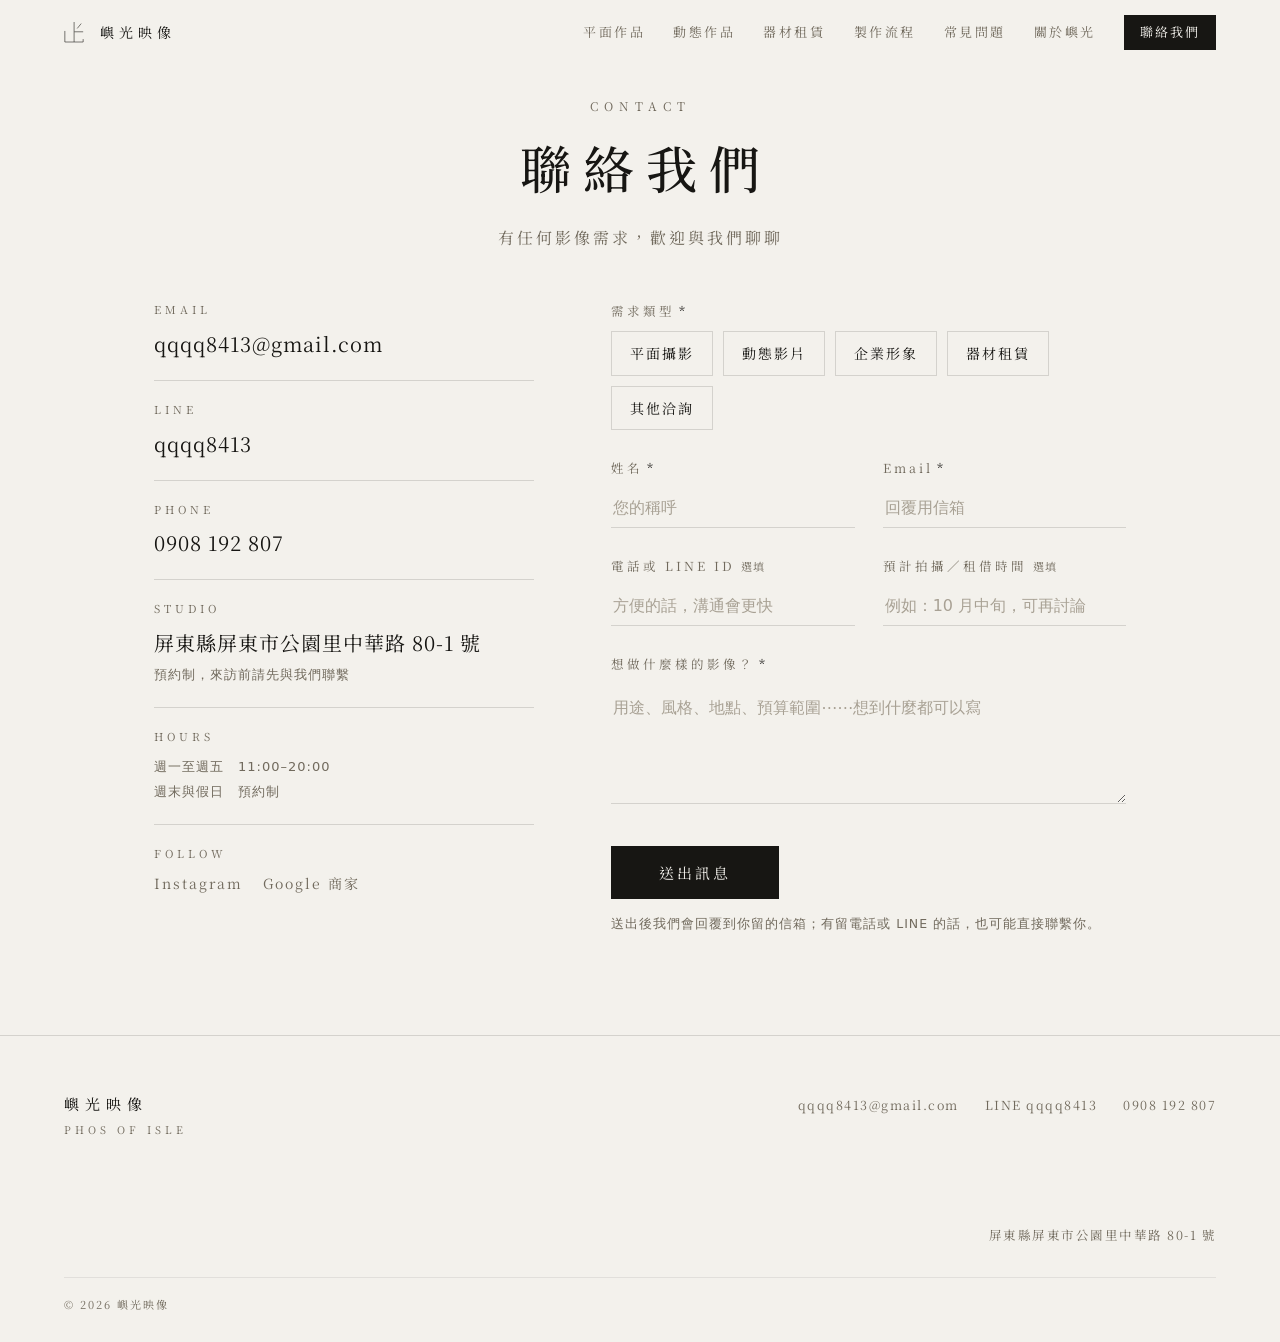
<file: yuguang-site/lianluo.html>
<!DOCTYPE html>
<html lang="zh-Hant" class="no-js">
<head>
<script>/*no-js-off*/document.documentElement.classList.remove("no-js")</script>
<meta charset="UTF-8">
<meta name="viewport" content="width=device-width, initial-scale=1.0">
<title>聯絡與預約拍攝｜屏東 · 嶼光映像</title>
<meta name="description" content="預約拍攝或洽詢器材租賃：Email、LINE、電話與線上表單，也歡迎預約來屏東工作室聊聊。">
<link rel="canonical" href="https://phosofisle.com/lianluo.html">
<meta name="theme-color" content="#f3f1ec">
<link rel="icon" href="/favicon.svg" type="image/svg+xml">
<link rel="icon" href="/favicon-32.png" sizes="32x32" type="image/png">
<link rel="apple-touch-icon" href="/apple-touch-icon.png">
<link rel="manifest" href="/site.webmanifest">
<meta property="og:type" content="website">
<meta property="og:site_name" content="嶼光映像 PHOS OF ISLE">
<meta property="og:locale" content="zh_TW">
<meta property="og:title" content="聯絡與預約拍攝｜屏東 · 嶼光映像">
<meta property="og:description" content="預約拍攝或洽詢器材租賃：Email、LINE、電話與線上表單，也歡迎預約來屏東工作室聊聊。">
<meta property="og:url" content="https://phosofisle.com/lianluo.html">
<meta property="og:image" content="https://phosofisle.com/images/share-card.jpg">
<meta property="og:image:width" content="1200">
<meta property="og:image:height" content="630">
<meta property="og:image:alt" content="嶼光映像 PHOS OF ISLE — 以光為筆，紀錄島嶼的每一道影像">
<meta name="twitter:card" content="summary_large_image">
<style>
  :root{
    --paper:#f3f1ec;--paper-2:#eeece6;--ink:#171613;--muted:#a19a8d;
    --line:rgba(23,22,19,.14);--hair:rgba(23,22,19,.08);
    --serif:"Noto Serif TC","Songti TC",Georgia,"Times New Roman",serif;
    --sans:"PingFang TC","Noto Sans TC","Helvetica Neue",system-ui,sans-serif;
  }
  *{margin:0;padding:0;box-sizing:border-box}
  body{background:var(--paper);color:var(--ink);font-family:var(--sans);line-height:1.6;-webkit-font-smoothing:antialiased;overflow-x:hidden}
  a{text-decoration:none;color:inherit}
  .wrap{max-width:1100px;margin:0 auto;padding:0 clamp(20px,5vw,64px)}

  .topbar{position:sticky;top:0;z-index:40;display:flex;justify-content:space-between;align-items:center;
    padding:15px clamp(20px,5vw,64px);background:var(--paper)}
  .topbar .mark{display:flex;align-items:center;gap:11px}
  .topbar svg{width:20px;height:auto}
  .topbar .name{font-family:var(--serif);font-size:14px;letter-spacing:5px;text-indent:5px}

  .pagehead{text-align:center;padding:clamp(16px,2.4vw,32px) 0 clamp(28px,4vw,52px)}
  .pagehead .kicker{font-family:var(--serif);font-size:12px;letter-spacing:6px;color:var(--muted);
    text-transform:uppercase;margin-bottom:12px}
  .pagehead h1{font-family:var(--serif);font-weight:500;font-size:clamp(2rem,5.4vw,3.2rem);letter-spacing:12px;text-indent:12px}
  .pagehead .sub{font-family:var(--serif);color:var(--muted);margin-top:16px;font-size:clamp(.85rem,1.8vw,1rem);letter-spacing:3px}

  .contact{display:grid;grid-template-columns:.85fr 1.15fr;gap:clamp(36px,6vw,88px);
    padding-bottom:clamp(56px,8vw,100px);align-items:start}
  @media(max-width:760px){.contact{grid-template-columns:1fr;gap:44px}}

  /* 左:資訊 */
  .info .blk{padding:20px 0;border-top:1px solid var(--line)}
  .info .blk:first-child{border-top:0;padding-top:0}
  .info .blk .k{font-family:var(--serif);font-size:11px;letter-spacing:4px;color:var(--muted);text-transform:uppercase;margin-bottom:9px}
  .info .blk .v{font-family:var(--serif);font-size:clamp(1.05rem,1.8vw,1.25rem);letter-spacing:1px}
  .info .blk .v a{border-bottom:1px solid transparent;transition:.3s}
  .info .blk .v a:hover{border-bottom-color:var(--ink)}
  .info .blk .small{color:var(--muted);font-size:13px;letter-spacing:1px;line-height:1.9;margin-top:4px}
  .info .socials{display:flex;gap:20px;margin-top:6px}
  .info .socials a{font-family:var(--serif);font-size:14px;letter-spacing:2px;color:var(--muted);transition:.3s}
  .info .socials a:hover{color:var(--ink)}

  /* 右:表單 */
  .form fieldset{border:0;margin:0;padding:0;min-width:0}
  .form .row{margin-bottom:28px}
  .form .two{display:grid;grid-template-columns:1fr 1fr;gap:0 28px}
  @media(max-width:560px){.form .two{grid-template-columns:1fr}}
  .form label,.form legend{display:block;font-family:var(--serif);font-size:12.5px;letter-spacing:3px;color:var(--muted);margin-bottom:10px;padding:0}
  .form .req{color:var(--ink);margin-left:4px}
  .form .opt{font-size:11px;letter-spacing:1px;margin-left:6px}
  .form input[type=text],.form input[type=email],.form input[type=tel],.form textarea{width:100%;background:none;border:0;border-bottom:1px solid var(--line);
    padding:10px 2px;font-family:var(--sans);font-size:1rem;color:var(--ink);outline:none;transition:border-color .3s;border-radius:0;-webkit-appearance:none}
  .form input::placeholder,.form textarea::placeholder{color:#a8a194}
  .form input:focus,.form textarea:focus{border-bottom-color:var(--ink)}
  .form textarea{resize:vertical;min-height:120px;line-height:1.8}
  /* 需求類型:直接可點的標籤,取代下拉選單 */
  .chips{display:flex;flex-wrap:wrap;gap:10px}
  .chips input{position:absolute;opacity:0;pointer-events:none}
  .chips label{margin:0;cursor:pointer;font-family:var(--serif);font-size:14px;letter-spacing:2px;color:var(--ink);
    border:1px solid var(--line);padding:10px 18px;transition:border-color .2s,background .2s,color .2s}
  .chips label:hover{border-color:var(--ink)}
  .chips input:checked+label{background:var(--ink);border-color:var(--ink);color:var(--paper)}
  .chips input:focus-visible+label{outline:2px solid var(--ink);outline-offset:2px}
  /* 錯誤提示:顯示在欄位下方 */
  .form .err{display:none;color:#9b3b2e;font-size:12.5px;letter-spacing:1px;margin-top:8px}
  .form .row.bad .err{display:block}
  .form .row.bad input,.form .row.bad textarea{border-bottom-color:#9b3b2e}
  .form .submit{margin-top:6px;font-family:var(--serif);letter-spacing:3px;font-size:15px;color:var(--paper);
    background:var(--ink);border:0;padding:16px 48px;cursor:pointer;transition:opacity .3s;outline:none}
  .form .submit:hover{opacity:.85}
  .form .submit:disabled{opacity:.5;cursor:wait}
  .form .hint{color:var(--muted);font-size:12.5px;letter-spacing:1px;margin-top:14px;line-height:1.8}
  .form .fail{display:none;margin-top:16px;padding:14px 16px;border:1px solid #9b3b2e;color:#9b3b2e;font-size:13.5px;letter-spacing:1px;line-height:1.8}
  .form .fail a{text-decoration:underline;text-underline-offset:3px}
  /* 送出成功 */
  .form-sent{display:none;border-top:1px solid var(--ink);padding-top:30px}
  .form-sent .k{font-family:var(--serif);font-size:12px;letter-spacing:5px;color:var(--muted);text-transform:uppercase}
  .form-sent h2{font-family:var(--serif);font-weight:500;font-size:clamp(1.4rem,2.6vw,1.8rem);letter-spacing:4px;margin:12px 0 16px}
  .form-sent p{color:#4f4a42;line-height:2;letter-spacing:1px}
  .form-sent .next{margin-top:24px;display:flex;gap:12px;flex-wrap:wrap}
  .form-sent .next a{font-family:var(--serif);letter-spacing:2px;font-size:14px;padding:12px 26px;border:1px solid var(--ink);transition:.3s}
  .form-sent .next a.solid{background:var(--ink);color:var(--paper)}
  .form-sent .next a:hover{opacity:.8}

  .reveal{opacity:0;transform:translateY(22px);transition:.85s cubic-bezier(.19,1,.22,1)}
  .reveal.show{opacity:1;transform:none}
</style>
  <link rel="preconnect" href="https://fonts.googleapis.com">
  <link rel="preconnect" href="https://fonts.gstatic.com" crossorigin>
  <link rel="stylesheet" href="https://fonts.googleapis.com/css2?family=Noto+Serif+TC:wght@400;500&display=swap" media="print" onload="this.media='all'">
  <link rel="stylesheet" href="assets/site.css">
  <script src="assets/site.js" defer></script>
</head>
<body>

<svg width="0" height="0" style="position:absolute">
  <symbol id="logo" viewBox="0 0 192 208">
    <g fill="none" stroke="currentColor" stroke-width="5.5" stroke-linecap="butt">
      <line x1="97" y1="8" x2="97" y2="200"/><line x1="127" y1="70" x2="165" y2="23"/>
      <line x1="99" y1="102" x2="184" y2="102"/><line x1="8" y1="94" x2="8" y2="200"/>
      <line x1="8" y1="200" x2="97" y2="200"/><line x1="97" y1="200" x2="184" y2="200"/>
      <line x1="184" y1="200" x2="184" y2="172"/>
    </g>
  </symbol>
</svg>

<div class="topbar">
  <a class="mark" href="/"><svg><use href="#logo"/></svg><span class="name">嶼光映像</span></a>
      <!--pre:nav-->
<nav class="sitenav" id="sitenav" aria-label="主選單"><a href="pingmian.html">平面作品</a><a href="dongtai.html">動態作品</a><a href="qicai.html">器材租賃</a><a href="liucheng.html">製作流程</a><a href="wenda.html">常見問題</a><a href="guanyu.html">關於嶼光</a><a href="lianluo.html" aria-current="page" class="cta">聯絡我們</a></nav>
<!--/pre:nav-->
</div>

<div class="wrap">
  <div class="pagehead">
    <div class="kicker">Contact</div>
    <h1>聯絡我們</h1>
    <p class="sub">有任何影像需求，歡迎與我們聊聊</p>
  </div>

  <div class="contact">
    <!-- 左:聯絡資訊 -->
    <div class="info reveal">
      <div class="blk">
        <div class="k">Email</div>
        <div class="v"><a id="c-email" href="#"><!--pre:email-->
qqqq8413@gmail.com
<!--/pre:email--></a></div>
      </div>
      <div class="blk">
        <div class="k">LINE</div>
        <div class="v"><a id="c-line" href="#"><!--pre:line-->
qqqq8413
<!--/pre:line--></a></div>
      </div>
      <div class="blk">
        <div class="k">Phone</div>
        <div class="v"><a id="c-phone" href="#"><!--pre:phone-->
0908192807
<!--/pre:phone--></a></div>
      </div>
      <div class="blk">
        <div class="k">Studio</div>
        <div class="v" id="c-address"><!--pre:address-->
屏東縣屏東市公園里中華路 80-1 號
<!--/pre:address--></div>
        <div class="small">預約制，來訪前請先與我們聯繫</div>
      </div>
      <div class="blk">
        <div class="k">Hours</div>
        <div class="small">週一至週五　11:00–20:00<br>週末與假日　預約制</div>
      </div>
      <div class="blk" id="c-follow-blk">
        <div class="k">Follow</div>
        <div class="socials" id="c-socials"><!--pre:socials-->
<a href="https://www.instagram.com/phosofisle/" target="_blank" rel="noopener">Instagram</a><a href="https://www.google.com/search?q=%E5%B6%BC%E5%85%89%E6%98%A0%E5%83%8F" target="_blank" rel="noopener">Google 商家</a>
<!--/pre:socials--></div>
      </div>
    </div>

    <!-- 右:表單 -->
    <form class="form reveal" id="form" name="contact" method="POST" data-netlify="true" netlify-honeypot="bot-field" novalidate>
      <input type="hidden" name="form-name" value="contact">
      <p hidden><label>請留空：<input name="bot-field"></label></p>
      <fieldset class="row" id="r-type">
        <legend>需求類型<span class="req" aria-hidden="true">*</span></legend>
        <div class="chips">
          <input type="radio" id="t1" name="type" value="平面攝影" required><label for="t1">平面攝影</label>
          <input type="radio" id="t2" name="type" value="動態影片"><label for="t2">動態影片</label>
          <input type="radio" id="t3" name="type" value="企業形象"><label for="t3">企業形象</label>
          <input type="radio" id="t4" name="type" value="器材租賃"><label for="t4">器材租賃</label>
          <input type="radio" id="t5" name="type" value="其他洽詢"><label for="t5">其他洽詢</label>
        </div>
        <div class="err">請選擇一個需求類型</div>
      </fieldset>
      <div class="two">
        <div class="row">
          <label for="f-name">姓名<span class="req" aria-hidden="true">*</span></label>
          <input type="text" id="f-name" name="name" placeholder="您的稱呼" autocomplete="name" required>
          <div class="err">請留下稱呼</div>
        </div>
        <div class="row">
          <label for="f-email">Email<span class="req" aria-hidden="true">*</span></label>
          <input type="email" id="f-email" name="email" placeholder="回覆用信箱" autocomplete="email" inputmode="email" required>
          <div class="err">請填寫正確的 Email</div>
        </div>
      </div>
      <div class="two">
        <div class="row">
          <label for="f-phone">電話或 LINE ID<span class="opt">選填</span></label>
          <input type="text" id="f-phone" name="phone" placeholder="方便的話，溝通會更快" autocomplete="tel">
        </div>
        <div class="row">
          <label for="f-date">預計拍攝／租借時間<span class="opt">選填</span></label>
          <input type="text" id="f-date" name="date" placeholder="例如：10 月中旬，可再討論">
        </div>
      </div>
      <div class="row">
        <label for="f-msg">想做什麼樣的影像？<span class="req" aria-hidden="true">*</span></label>
        <textarea id="f-msg" name="message" placeholder="用途、風格、地點、預算範圍⋯⋯想到什麼都可以寫" required></textarea>
        <div class="err">請簡單描述你的需求</div>
      </div>
      <button type="submit" class="submit">送出訊息</button>
      <p class="hint">送出後我們會回覆到你留的信箱；有留電話或 LINE 的話，也可能直接聯繫你。</p>
      <div class="fail" id="formFail" role="alert">送出失敗，請稍後再試，或直接透過 <a class="js-line" href="#">LINE</a> 或 <a class="js-mail" href="#">Email</a> 聯絡我們。</div>
    </form>
    <div class="form-sent" id="formSent" tabindex="-1">
      <div class="k">Received</div>
      <h2>已收到你的訊息</h2>
      <p>謝謝你，<span id="sentName"></span>。我們會把回覆寄到 <b id="sentEmail"></b>。<br>如果比較急，也可以直接用 LINE 找我們。</p>
      <div class="next">
        <a class="solid js-line" href="#" target="_blank" rel="noopener">用 LINE 聯絡</a>
        <a href="pingmian.html">繼續看作品</a>
      </div>
    </div>
  </div>
</div>

<script>
  let SITE={email:"qqqq8413@gmail.com"};
  /* 從作品頁 / 器材頁的預約按鈕進來時,帶入需求類型 */
  (function(){const t=new URLSearchParams(location.search).get('type');
    const r=t&&[...document.querySelectorAll('input[name=type]')].find(i=>i.value===t);if(r)r.checked=true;})();
  fetch('content/site.json').then(r=>r.json()).then(d=>{
    SITE=d;
    const em=document.getElementById('c-email');
    em.textContent=d.email||'';em.href='mailto:'+(d.email||'');
    const ln=document.getElementById('c-line');
    /* 個人 LINE ID:連結格式為 ~ID,不帶 @ */
    if(d.line){const id=String(d.line).trim().replace(/^[@＠]/,'');ln.textContent=id;
      ln.href='https://line.me/R/ti/p/~'+encodeURIComponent(id);}
    document.querySelectorAll('.js-line').forEach(a=>{a.href=ln.href||'#';});
    document.querySelectorAll('.js-mail').forEach(a=>{a.href='mailto:'+(d.email||'');});
    const ph=document.getElementById('c-phone');
    if(d.phone){const p=String(d.phone);
      ph.textContent=p.replace(/(\d{4})(\d{3})(\d{3})/,'$1 $2 $3');ph.href='tel:'+p;}
    document.getElementById('c-address').textContent=d.address||'';
    const soc=document.getElementById('c-socials');soc.innerHTML='';
    const add=(url,label)=>{if(url){const a=document.createElement('a');a.href=url;a.textContent=label;soc.appendChild(a);}};
    add(d.instagram,'Instagram');add(d.facebook,'Facebook');add(d.youtube,'YouTube');add(d.google,'Google 商家');
    if(!soc.children.length)document.getElementById('c-follow-blk').style.display='none';
  }).catch(()=>{});

  /* 表單:欄位下方即時提示;只有伺服器回 2xx 才算送出成功 */
  const form=document.getElementById('form');
  function check(row){
    const inputs=[...row.querySelectorAll('input,textarea')];
    const ok=inputs[0]&&inputs[0].type==='radio'?inputs.some(i=>i.checked):inputs.every(i=>i.checkValidity()&&(!i.required||i.value.trim()));
    row.classList.toggle('bad',!ok);return ok;
  }
  const rows=[...form.querySelectorAll('.row')].filter(r=>r.querySelector('[required]'));
  rows.forEach(r=>r.addEventListener('change',()=>{if(r.classList.contains('bad'))check(r)}));
  rows.forEach(r=>r.addEventListener('input',()=>{if(r.classList.contains('bad'))check(r)}));
  form.addEventListener('submit',function(e){
    e.preventDefault();
    const bad=rows.filter(r=>!check(r));
    if(bad.length){const f=bad[0].querySelector('input,textarea');f.focus();bad[0].scrollIntoView({block:'center',behavior:'smooth'});return;}
    const btn=form.querySelector('.submit'),fail=document.getElementById('formFail');
    btn.textContent='送出中…';btn.disabled=true;fail.style.display='none';
    fetch('/',{method:'POST',headers:{'Content-Type':'application/x-www-form-urlencoded'},body:new URLSearchParams(new FormData(form)).toString()})
      .then(r=>{if(!r.ok)throw new Error(r.status);
        document.getElementById('sentName').textContent=form.elements.namedItem('name').value.trim();
        document.getElementById('sentEmail').textContent=form.elements.namedItem('email').value.trim();
        form.style.display='none';const done=document.getElementById('formSent');done.style.display='block';done.focus();})
      .catch(()=>{btn.textContent='送出訊息';btn.disabled=false;fail.style.display='block';});
  });

  const io=new IntersectionObserver((es)=>{
    es.forEach((e)=>{if(e.isIntersecting){e.target.classList.add('show');io.unobserve(e.target)}})
  },{threshold:.12});
  document.querySelectorAll('.reveal').forEach(el=>io.observe(el));
</script>
  <footer class="sitefoot"><!--pre:foot-->
<div class="brand"><span class="zh">嶼光映像</span><span class="en">PHOS OF ISLE</span></div><div class="contact"><a href="mailto:qqqq8413@gmail.com">qqqq8413@gmail.com</a><a href="https://line.me/R/ti/p/~qqqq8413" target="_blank" rel="noopener">LINE qqqq8413</a><a href="tel:0908192807">0908 192 807</a></div><div class="addr">屏東縣屏東市公園里中華路 80-1 號</div><div class="copy">© 2026 嶼光映像</div>
<!--/pre:foot--></footer>
</body>
</html>
</file>
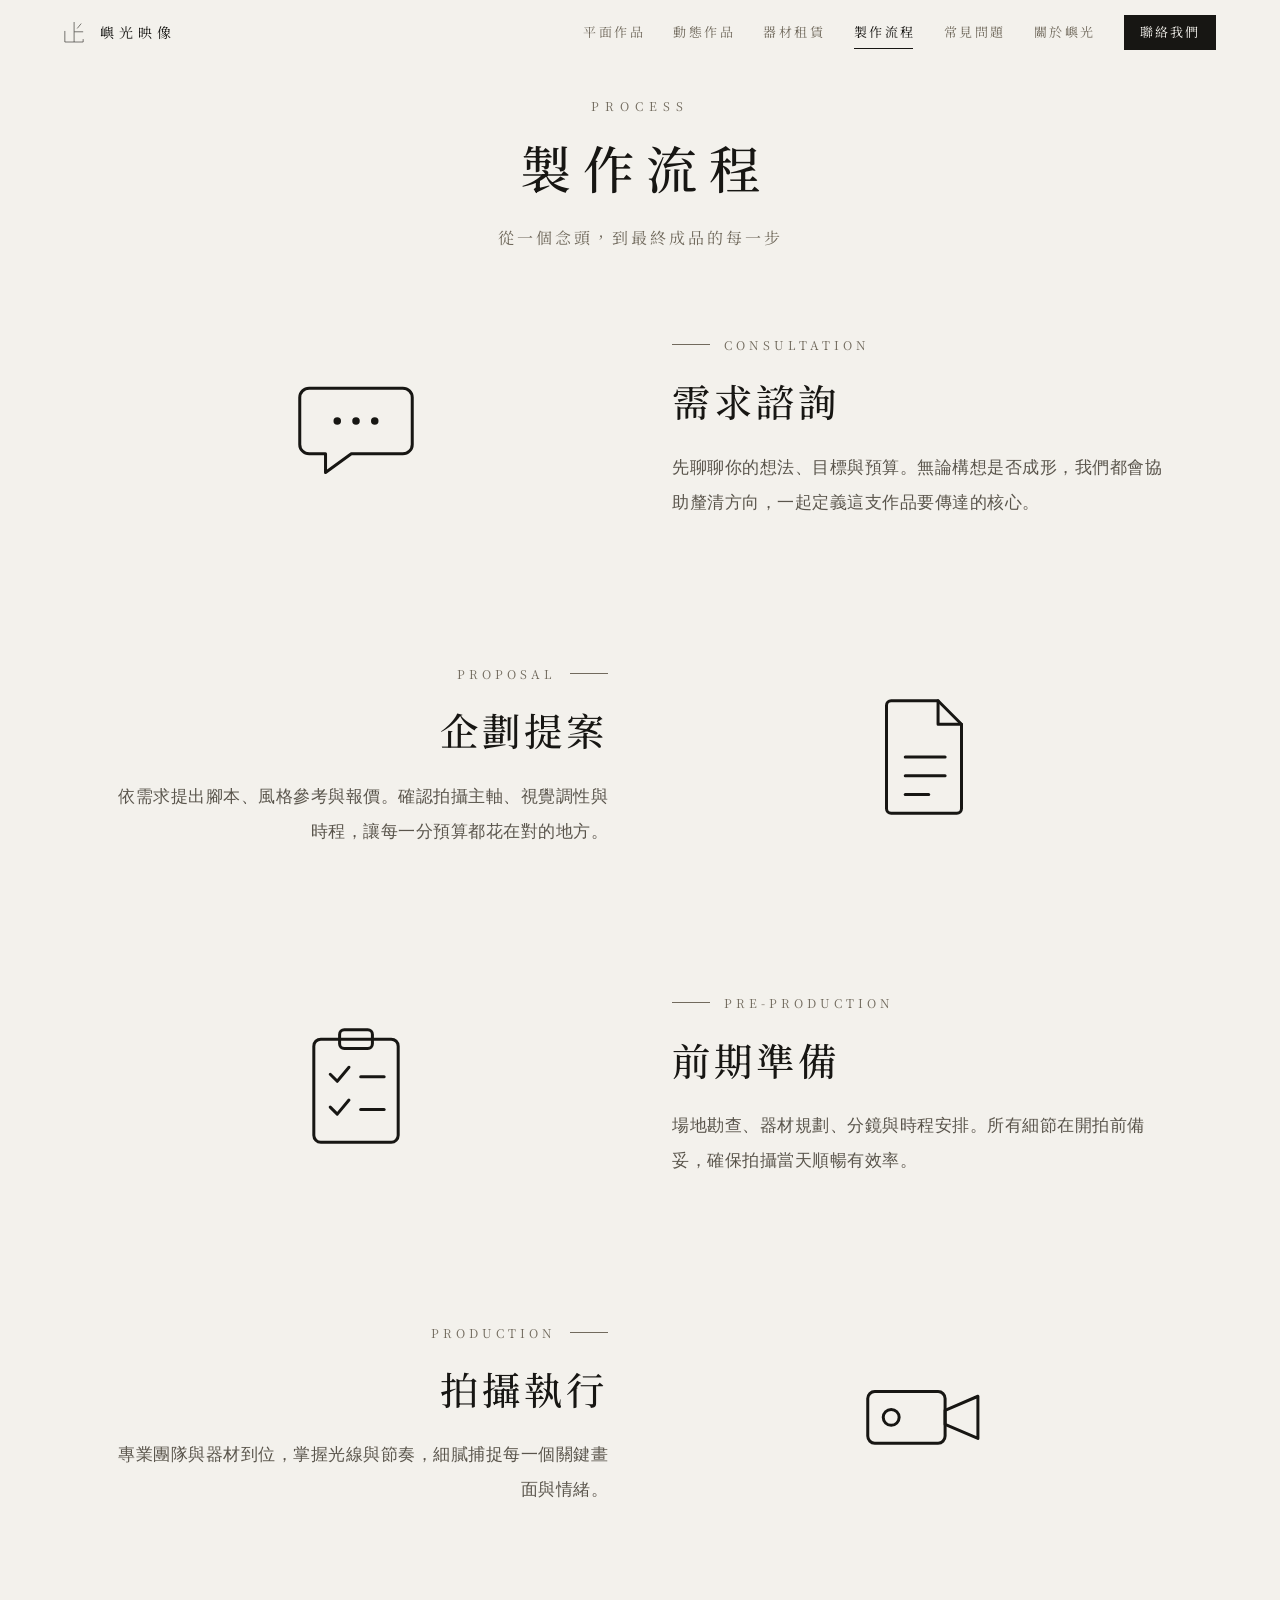
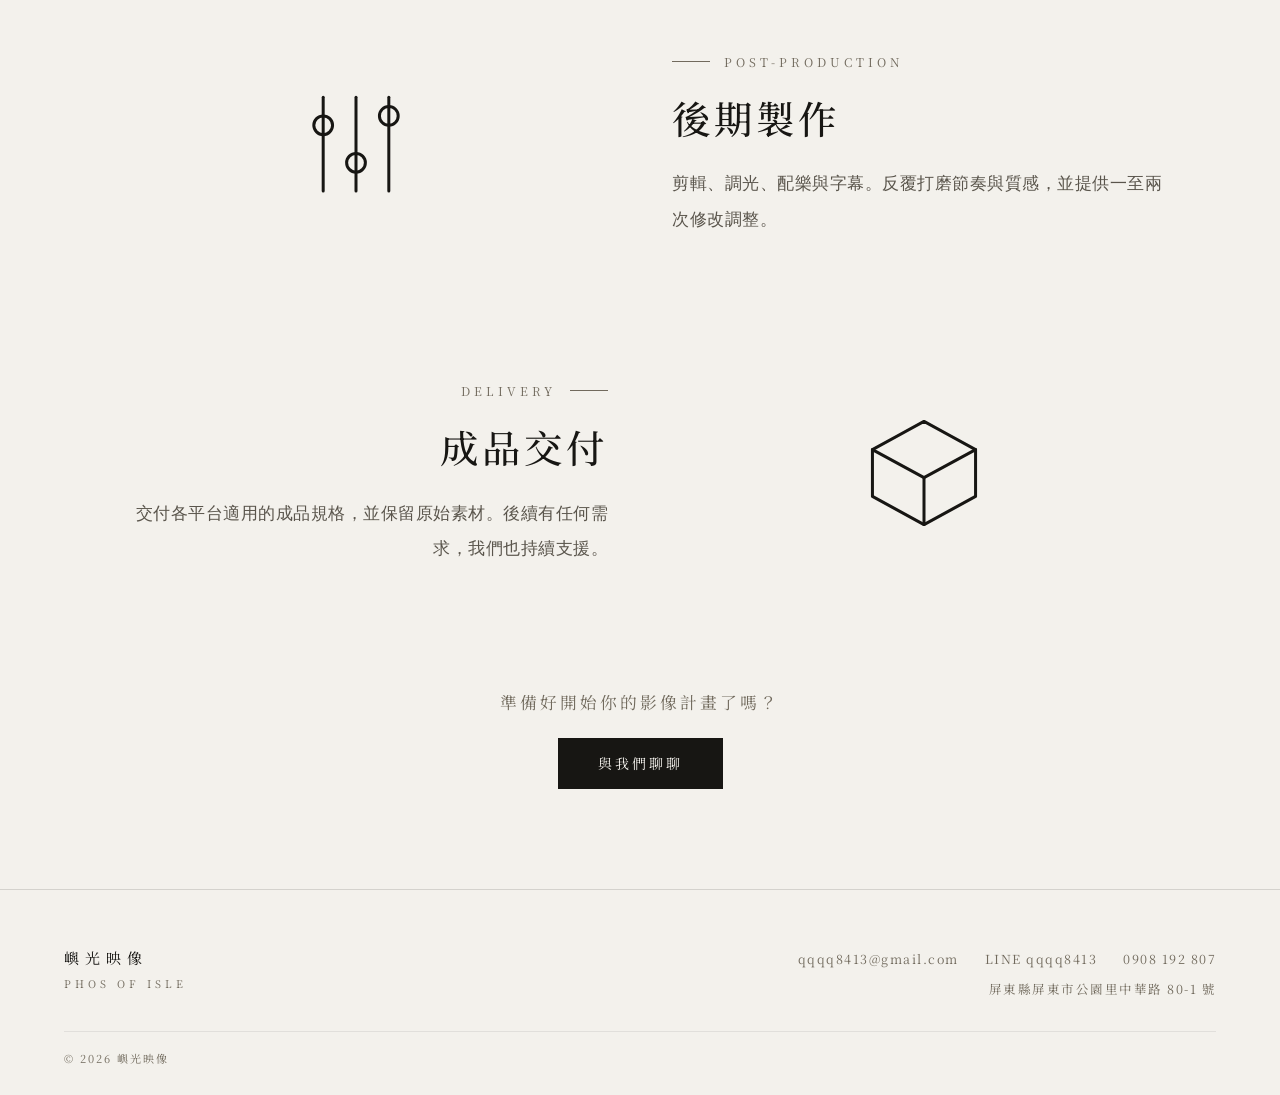
<file: yuguang-site/liucheng.html>
<!DOCTYPE html>
<html lang="zh-Hant" class="no-js">
<head>
<script>/*no-js-off*/document.documentElement.classList.remove("no-js")</script>
<meta charset="UTF-8">
<meta name="viewport" content="width=device-width, initial-scale=1.0">
<title>拍攝製作流程與預約方式 · 嶼光映像</title>
<meta name="description" content="從需求諮詢、企劃提案到拍攝與後製，了解嶼光映像的影像製作流程。">
<link rel="canonical" href="https://phosofisle.com/liucheng.html">
<meta name="theme-color" content="#f3f1ec">
<link rel="icon" href="/favicon.svg" type="image/svg+xml">
<link rel="icon" href="/favicon-32.png" sizes="32x32" type="image/png">
<link rel="apple-touch-icon" href="/apple-touch-icon.png">
<link rel="manifest" href="/site.webmanifest">
<meta property="og:type" content="website">
<meta property="og:site_name" content="嶼光映像 PHOS OF ISLE">
<meta property="og:locale" content="zh_TW">
<meta property="og:title" content="拍攝製作流程與預約方式 · 嶼光映像">
<meta property="og:description" content="從需求諮詢、企劃提案到拍攝與後製，了解嶼光映像的影像製作流程。">
<meta property="og:url" content="https://phosofisle.com/liucheng.html">
<meta property="og:image" content="https://phosofisle.com/images/share-card.jpg">
<meta property="og:image:width" content="1200">
<meta property="og:image:height" content="630">
<meta property="og:image:alt" content="嶼光映像 PHOS OF ISLE — 以光為筆，紀錄島嶼的每一道影像">
<meta name="twitter:card" content="summary_large_image">
<style>
  :root{
    --paper:#f3f1ec;--paper-2:#eeece6;--ink:#171613;--muted:#a19a8d;
    --line:rgba(23,22,19,.14);--hair:rgba(23,22,19,.08);
    --serif:"Noto Serif TC","Songti TC",Georgia,"Times New Roman",serif;
    --sans:"PingFang TC","Noto Sans TC","Helvetica Neue",system-ui,sans-serif;
  }
  *{margin:0;padding:0;box-sizing:border-box}
  body{background:var(--paper);color:var(--ink);font-family:var(--sans);line-height:1.6;-webkit-font-smoothing:antialiased;overflow-x:hidden}
  a{text-decoration:none;color:inherit}
  .wrap{max-width:1200px;margin:0 auto;padding:0 clamp(20px,5vw,64px)}

  .topbar{position:sticky;top:0;z-index:40;display:flex;justify-content:space-between;align-items:center;
    padding:15px clamp(20px,5vw,64px);background:var(--paper)}
  .topbar .mark{display:flex;align-items:center;gap:11px}
  .topbar svg{width:20px;height:auto}
  .topbar .name{font-family:var(--serif);font-size:14px;letter-spacing:5px;text-indent:5px}

  .pagehead{text-align:center;padding:clamp(16px,2.4vw,32px) 0 clamp(34px,5vw,64px)}
  .pagehead .kicker{font-family:var(--serif);font-size:12px;letter-spacing:6px;color:var(--muted);
    text-transform:uppercase;margin-bottom:12px}
  .pagehead h1{font-family:var(--serif);font-weight:500;font-size:clamp(2rem,5.4vw,3.2rem);letter-spacing:12px;text-indent:12px}
  .pagehead .sub{font-family:var(--serif);color:var(--muted);margin-top:16px;font-size:clamp(.85rem,1.8vw,1rem);letter-spacing:3px}

  /* 左右交錯步驟 */
  .steps{display:flex;flex-direction:column;gap:clamp(56px,8vw,120px);padding-bottom:clamp(56px,8vw,110px)}
  .step{display:grid;grid-template-columns:1fr 1fr;gap:clamp(30px,5vw,80px);align-items:center}
  .txt h3 .ic-inline{display:none}
  @media(max-width:760px){
    .steps{gap:clamp(32px,7vw,46px)}
    .step{grid-template-columns:1fr;gap:22px}
    .step .visual{display:none}
    .txt h3{display:flex;align-items:center;gap:12px}
    .txt h3 .ic-inline{display:inline-flex;line-height:0;flex:0 0 auto}
    .txt h3 .ic-inline svg{width:30px;height:auto;color:var(--ink);display:block}
    .txt h3 .ic-inline svg *{vector-effect:non-scaling-stroke}
  }

  .visual{position:relative;display:flex;align-items:center;justify-content:center;
    padding:clamp(10px,3vw,40px)}
  .visual .bignum{position:absolute;right:0;bottom:clamp(-18px,-1.4vw,-10px);z-index:0;
    font-family:var(--serif);font-weight:500;font-size:clamp(6rem,12vw,10rem);line-height:.8;
    color:rgba(23,22,19,.05);letter-spacing:-2px}
  .visual .ic{position:relative;z-index:1;color:var(--ink);line-height:0;
    transition:transform .6s cubic-bezier(.19,1,.22,1)}
  .step:hover .visual .ic{transform:translateY(-5px)}
  .visual .ic svg{width:clamp(92px,13vw,150px);height:auto;display:block}
  .visual .ic svg *{vector-effect:non-scaling-stroke}

  .txt .en{font-family:var(--serif);font-size:12px;letter-spacing:4px;color:var(--muted);text-transform:uppercase;
    display:flex;align-items:center;gap:14px;margin-bottom:16px}
  .txt .en::before{content:"";width:clamp(24px,3vw,46px);height:1px;background:var(--muted)}
  .txt h3{font-family:var(--serif);font-weight:500;font-size:clamp(1.6rem,3.2vw,2.4rem);letter-spacing:4px}
  .txt p{color:#5a554c;font-size:clamp(.95rem,1.5vw,1.05rem);line-height:2.1;letter-spacing:.5px;margin-top:18px;max-width:30em}

  /* 交錯:偶數步驟影像在右 */
  @media(min-width:761px){
    .step:nth-child(even) .visual{order:2}
    .step:nth-child(even) .txt{order:1;text-align:right}
    .step:nth-child(even) .txt .en{flex-direction:row-reverse}
    .step:nth-child(even) .txt p{margin-left:auto}
  }

  .pagecta{text-align:center;padding-bottom:clamp(56px,8vw,100px)}
  .pagecta p{font-family:var(--serif);color:var(--muted);letter-spacing:3px;margin-bottom:22px;font-size:clamp(.9rem,1.8vw,1.05rem)}
  .pagecta a{display:inline-block;font-family:var(--serif);letter-spacing:3px;font-size:14px;color:var(--paper);
    background:var(--ink);padding:14px 40px;transition:.3s}
  .pagecta a:hover{opacity:.85}

  .reveal{opacity:0;transform:translateY(30px);transition:.9s cubic-bezier(.19,1,.22,1)}
  .reveal.show{opacity:1;transform:none}
</style>
  <link rel="preconnect" href="https://fonts.googleapis.com">
  <link rel="preconnect" href="https://fonts.gstatic.com" crossorigin>
  <link rel="stylesheet" href="https://fonts.googleapis.com/css2?family=Noto+Serif+TC:wght@400;500&display=swap" media="print" onload="this.media='all'">
  <link rel="stylesheet" href="assets/site.css">
  <script src="assets/site.js" defer></script>
</head>
<body>

<svg width="0" height="0" style="position:absolute">
  <symbol id="logo" viewBox="0 0 192 208">
    <g fill="none" stroke="currentColor" stroke-width="5.5" stroke-linecap="butt">
      <line x1="97" y1="8" x2="97" y2="200"/><line x1="127" y1="70" x2="165" y2="23"/>
      <line x1="99" y1="102" x2="184" y2="102"/><line x1="8" y1="94" x2="8" y2="200"/>
      <line x1="8" y1="200" x2="97" y2="200"/><line x1="97" y1="200" x2="184" y2="200"/>
      <line x1="184" y1="200" x2="184" y2="172"/>
    </g>
  </symbol>
</svg>

<div class="topbar">
  <a class="mark" href="/"><svg><use href="#logo"/></svg><span class="name">嶼光映像</span></a>
      <!--pre:nav-->
<nav class="sitenav" id="sitenav" aria-label="主選單"><a href="pingmian.html">平面作品</a><a href="dongtai.html">動態作品</a><a href="qicai.html">器材租賃</a><a href="liucheng.html" aria-current="page">製作流程</a><a href="wenda.html">常見問題</a><a href="guanyu.html">關於嶼光</a><a href="lianluo.html" class="cta">聯絡我們</a></nav>
<!--/pre:nav-->
</div>

<div class="wrap">
  <div class="pagehead">
    <div class="kicker">Process</div>
    <h1>製作流程</h1>
    <p class="sub">從一個念頭，到最終成品的每一步</p>
  </div>

  <div class="steps" id="steps"><!--pre:steps-->
<div class="step"><div class="txt"><div class="en">Consultation</div><h3>需求諮詢</h3><p>先聊聊你的想法、目標與預算。無論構想是否成形，我們都會協助釐清方向，一起定義這支作品要傳達的核心。</p></div></div><div class="step"><div class="txt"><div class="en">Proposal</div><h3>企劃提案</h3><p>依需求提出腳本、風格參考與報價。確認拍攝主軸、視覺調性與時程，讓每一分預算都花在對的地方。</p></div></div><div class="step"><div class="txt"><div class="en">Pre-production</div><h3>前期準備</h3><p>場地勘查、器材規劃、分鏡與時程安排。所有細節在開拍前備妥，確保拍攝當天順暢有效率。</p></div></div><div class="step"><div class="txt"><div class="en">Production</div><h3>拍攝執行</h3><p>專業團隊與器材到位，掌握光線與節奏，細膩捕捉每一個關鍵畫面與情緒。</p></div></div><div class="step"><div class="txt"><div class="en">Post-production</div><h3>後期製作</h3><p>剪輯、調光、配樂與字幕。反覆打磨節奏與質感，並提供一至兩次修改調整。</p></div></div><div class="step"><div class="txt"><div class="en">Delivery</div><h3>成品交付</h3><p>交付各平台適用的成品規格，並保留原始素材。後續有任何需求，我們也持續支援。</p></div></div>
<!--/pre:steps--></div>

  <div class="pagecta">
    <p>準備好開始你的影像計畫了嗎？</p>
    <a href="lianluo.html">與我們聊聊</a>
  </div>
</div>

<script>
/* ====== 線條 icon ====== */
const I = {
  chat:`<svg viewBox="0 0 64 64" fill="none" stroke="currentColor" stroke-width="3" stroke-linecap="round" stroke-linejoin="round">
    <path d="M12 15h40a4 4 0 0 1 4 4v20a4 4 0 0 1-4 4H30l-11 8v-8h-7a4 4 0 0 1-4-4V19a4 4 0 0 1 4-4Z"/>
    <circle cx="24" cy="29" r="1.6" fill="currentColor" stroke="none"/>
    <circle cx="32" cy="29" r="1.6" fill="currentColor" stroke="none"/>
    <circle cx="40" cy="29" r="1.6" fill="currentColor" stroke="none"/></svg>`,
  doc:`<svg viewBox="0 0 64 64" fill="none" stroke="currentColor" stroke-width="3" stroke-linecap="round" stroke-linejoin="round">
    <path d="M18 8h20l10 10v36a2 2 0 0 1-2 2H18a2 2 0 0 1-2-2V10a2 2 0 0 1 2-2Z"/>
    <path d="M38 8v10h10"/>
    <line x1="24" y1="32" x2="41" y2="32"/><line x1="24" y1="40" x2="41" y2="40"/><line x1="24" y1="48" x2="34" y2="48"/></svg>`,
  list:`<svg viewBox="0 0 64 64" fill="none" stroke="currentColor" stroke-width="3" stroke-linecap="round" stroke-linejoin="round">
    <rect x="14" y="12" width="36" height="44" rx="3"/>
    <rect x="25" y="8" width="14" height="8" rx="2"/>
    <path d="M21 27l3 3 5-6"/><line x1="34" y1="28" x2="44" y2="28"/>
    <path d="M21 41l3 3 5-6"/><line x1="34" y1="42" x2="44" y2="42"/></svg>`,
  cam:`<svg viewBox="0 0 64 64" fill="none" stroke="currentColor" stroke-width="3" stroke-linecap="round" stroke-linejoin="round">
    <rect x="8" y="22" width="33" height="22" rx="3"/>
    <path d="M41 30l14-6v18l-14-6Z"/>
    <circle cx="18" cy="33" r="3.4"/></svg>`,
  sliders:`<svg viewBox="0 0 64 64" fill="none" stroke="currentColor" stroke-width="3" stroke-linecap="round" stroke-linejoin="round">
    <line x1="18" y1="12" x2="18" y2="52"/><line x1="32" y1="12" x2="32" y2="52"/><line x1="46" y1="12" x2="46" y2="52"/>
    <circle cx="18" cy="24" r="4"/><circle cx="32" cy="40" r="4"/><circle cx="46" cy="20" r="4"/></svg>`,
  box:`<svg viewBox="0 0 64 64" fill="none" stroke="currentColor" stroke-width="3" stroke-linecap="round" stroke-linejoin="round">
    <path d="M32 10l22 12v20L32 54 10 42V22Z"/>
    <path d="M10 22l22 12 22-12"/><line x1="32" y1="34" x2="32" y2="54"/></svg>`,
};

/* ====== 流程步驟(由後台 content/process.json 載入) ====== */
const box=document.getElementById('steps');
const io=new IntersectionObserver((es)=>{
  es.forEach((e)=>{if(e.isIntersecting){e.target.classList.add('show');io.unobserve(e.target)}})
},{threshold:.2});

fetch('content/process.json').then(r=>r.json()).then(data=>{
  box.innerHTML='';   /* 清掉部署時寫入的靜態版本,避免重複 */
  (data.steps||[]).forEach((s)=>{
    const icon=I[s.icon]||I.chat;
    const el=document.createElement('div');
    el.className='step reveal';
    el.innerHTML=`
      <div class="visual"><div class="ic">${icon}</div></div>
      <div class="txt"><div class="en">${s.en||''}</div>
        <h3><span class="ic-inline">${icon}</span>${s.zh||''}</h3><p>${s.desc||''}</p></div>`;
    box.appendChild(el);
  });
  document.querySelectorAll('.reveal').forEach(el=>io.observe(el));
}).catch(()=>{box.innerHTML='<p style="color:var(--muted);font-family:var(--serif);letter-spacing:2px">尚無流程資料</p>';});
</script>
  <footer class="sitefoot"><!--pre:foot-->
<div class="brand"><span class="zh">嶼光映像</span><span class="en">PHOS OF ISLE</span></div><div class="contact"><a href="mailto:qqqq8413@gmail.com">qqqq8413@gmail.com</a><a href="https://line.me/R/ti/p/~qqqq8413" target="_blank" rel="noopener">LINE qqqq8413</a><a href="tel:0908192807">0908 192 807</a></div><div class="addr">屏東縣屏東市公園里中華路 80-1 號</div><div class="copy">© 2026 嶼光映像</div>
<!--/pre:foot--></footer>
</body>
</html>
</file>
<file: yuguang-site/assets/site.css>
/* 全站共用:導覽列、對比、淡入節奏。載入於各頁 inline <style> 之後,以覆寫同名規則。 */
/* 字型改由各頁 <head> 以非阻塞方式載入(原本在這裡 @import,會讓整頁多等一次請求) */

:root{--muted:#716a5d} /* 原 #a19a8d 對比 2.5:1 → 4.7:1(WCAG AA) */

/* ---- 淡入:縮短、減少位移,第一屏不再長時間空白 ---- */
.reveal{transform:translateY(10px)!important;transition:opacity .45s ease,transform .45s ease!important}
.reveal.show{transform:none!important}
@media (prefers-reduced-motion:reduce){
  .reveal{opacity:1!important;transform:none!important;transition:none!important}
}

/* ---- 導覽列 ---- */
.sitenav{display:flex;align-items:center;gap:clamp(18px,2.2vw,32px);font-family:var(--serif)}
.sitenav a{position:relative;font-size:13px;letter-spacing:2.5px;color:var(--muted);transition:color .25s;padding:6px 0}
.sitenav a:hover,.sitenav a[aria-current="page"]{color:var(--ink)}
.sitenav a[aria-current="page"]::after{content:"";position:absolute;left:0;right:2.5px;bottom:0;height:1px;background:var(--ink)}
.sitenav a.cta{color:var(--paper);background:var(--ink);padding:7px 16px;letter-spacing:2px}
.sitenav a.cta::after{display:none}
.sitenav a.cta:hover{opacity:.85;color:var(--paper)}
/* 頂欄排版:logo 靠左、選單靠右。
   用格線而不是 flex 的 space-between:選單的位置不受左右有幾個元素影響
   (以前有「返回首頁」時,選單會被擠到中間,拿掉之後又會跑到別的位置)。 */
@media (min-width:901px){
  .topbar{display:grid;grid-template-columns:1fr auto;align-items:center}
  /* 不加 justify-self 的話,logo 會被拉成整欄寬,點到旁邊的空白也會回首頁 */
  .topbar .mark{grid-column:1;justify-self:start}
  .topbar .sitenav{grid-column:2;justify-self:end}
}

.navtoggle{display:none;pointer-events:auto;background:none;border:0;cursor:pointer;width:40px;height:40px;
  margin-right:-10px;align-items:center;justify-content:center;color:var(--ink)}
.navtoggle span{display:block;width:20px;height:1px;background:currentColor;position:relative;transition:background .2s}
.navtoggle span::before,.navtoggle span::after{content:"";position:absolute;left:0;width:20px;height:1px;background:currentColor;transition:transform .3s}
.navtoggle span::before{top:-6px}.navtoggle span::after{top:6px}
.nav-open .navtoggle span{background:transparent}
.nav-open .navtoggle span::before{transform:translateY(6px) rotate(45deg)}
.nav-open .navtoggle span::after{transform:translateY(-6px) rotate(-45deg)}

@media (max-width:900px){
  .navtoggle{display:flex;width:44px;height:44px}
  .sitenav{position:fixed;inset:0;z-index:-1;flex-direction:column;justify-content:center;gap:26px;
    background:var(--paper);opacity:0;visibility:hidden;transition:opacity .3s,visibility .3s;pointer-events:auto}
  .sitenav a{font-size:1.25rem;letter-spacing:8px;text-indent:8px}
  .sitenav a.cta{font-size:1rem;margin-top:10px;padding:12px 32px}
  .nav-open .sitenav{opacity:1;visibility:visible}
  .nav-open{overflow:hidden}
}
/* backdrop-filter 會讓 fixed 子元素改以頂欄為定位框,展開選單時先關掉 */
.nav-open .topbar{z-index:1000!important;backdrop-filter:none!important;-webkit-backdrop-filter:none!important;background:var(--paper)!important}
/* 中文標題與宣言避免最後一行只剩一兩個字 */
h1,h2,h3,.manifesto,.tagline,.sitecta .s{text-wrap:balance}
/* 頂欄 logo:原本 height:auto 會讓 <svg><use> 撐到預設 150px,頂欄變 180px 高 */
.topbar .mark svg{width:20px;height:22px;display:block}

/* ---- 手機的可點範圍 ---- */
/* 一行字只有 20px 高,手指按不準。這裡只把可點範圍撐大,字級、間距與視覺都不動:
   會影響排版的地方用等量負邊距抵銷,圓點類用 ::after 疊一層看不見的熱區。 */
@media (max-width:900px){
  .topbar .mark{padding:11px 0;margin:-11px 0}
  .crumb a{display:inline-block;padding:11px 0;margin:-11px 0}
  .sitefoot .contact a{display:inline-block;padding:9px 0}
  .info .socials a{display:inline-block;padding:10px 0}
  .grps .grp li a{display:block;padding:7px 0}
  .more ul li a{display:block;padding:7px 0}
  .rowhead .more{display:inline-block;padding:10px 0;margin:-10px 0}
  .hero .dots button{position:relative}
  .hero .dots button::after{content:"";position:absolute;left:-6px;right:-6px;top:-11px;bottom:-11px}
}

/* 靜態清單(部署時寫進 HTML 給不執行 JS 的爬蟲看)一律整列寬:
   萬一被放進多欄版面裡,也不會擠進某一欄、跟側欄疊在一起(器材頁曾經如此)。 */
.sitelinks{grid-column:1/-1;width:100%}

/* ---- 作品頁 / 器材頁底部預約區塊 ---- */
.sitecta{text-align:center;padding:clamp(56px,8vw,104px) 20px;border-top:1px solid var(--line);margin-top:clamp(40px,6vw,80px)}
.sitecta .k{font-family:var(--serif);font-size:12px;letter-spacing:6px;color:var(--muted);text-transform:uppercase;margin-bottom:16px}
.sitecta h2{font-family:var(--serif);font-weight:500;font-size:clamp(1.4rem,3vw,2rem);letter-spacing:6px}
.sitecta .s{font-family:var(--serif);color:#5a554c;letter-spacing:2px;margin:16px auto 30px;max-width:30em;font-size:clamp(.9rem,1.6vw,1rem);line-height:1.9}
.sitecta .btn{display:inline-block;font-family:var(--serif);letter-spacing:3px;font-size:14px;color:var(--paper);background:var(--ink);padding:14px 40px;transition:opacity .3s}
.sitecta .btn:hover{opacity:.85}

/* ---- 全站頁尾 ---- */
.sitefoot{text-align:left;border-top:1px solid var(--line);padding:clamp(36px,5vw,56px) clamp(20px,5vw,64px) 28px;
  display:grid;grid-template-columns:auto 1fr;gap:10px 40px;align-items:baseline;font-family:var(--serif);color:var(--muted);font-size:12.5px;letter-spacing:1.5px}
.sitefoot .brand{grid-row:span 2;display:flex;flex-direction:column;gap:6px}
.sitefoot .brand .zh{color:var(--ink);font-size:15px;letter-spacing:6px}
.sitefoot .brand .en{font-size:10.5px;letter-spacing:4px}
.sitefoot .contact{display:flex;flex-wrap:wrap;gap:8px 26px;justify-content:flex-end}
.sitefoot a{transition:color .25s}.sitefoot a:hover{color:var(--ink)}
.sitefoot .addr{text-align:right}
.sitefoot .copy{grid-column:1/-1;margin-top:22px;padding-top:18px;border-top:1px solid var(--hair);font-size:11px;letter-spacing:2px}
@media (max-width:720px){
  .sitefoot{grid-template-columns:1fr}
  .sitefoot .brand{grid-row:auto;margin-bottom:10px}
  .sitefoot .contact{justify-content:flex-start;flex-direction:column}
  .sitefoot .addr{text-align:left}
}

/* 作品／器材清單(部署時寫入的靜態連結):讓每個獨立頁面都有真正的 <a> 連得到,
   不用只靠 sitemap;對訪客也是一份可快速掃過的目錄 */
.sitelinks{max-width:1240px;margin:0 auto;padding:clamp(28px,4vw,52px) clamp(20px,5vw,64px) clamp(36px,5vw,64px);border-top:1px solid var(--hair,rgba(23,22,19,.08))}
.sitelinks h2{font-family:var(--serif,serif);font-weight:500;font-size:13px;letter-spacing:3px;color:var(--muted,#716a5d);margin-bottom:6px}
.sitelinks .note{color:var(--muted,#716a5d);font-size:12.5px;letter-spacing:1px;margin-bottom:20px}
.sitelinks .grps{display:grid;grid-template-columns:repeat(auto-fill,minmax(240px,1fr));gap:22px 30px}
.sitelinks .grp h3{font-family:var(--serif,serif);font-weight:500;font-size:14.5px;letter-spacing:2px;margin:0 0 8px;padding-bottom:7px;border-bottom:1px solid var(--hair,rgba(23,22,19,.08))}
.sitelinks ul{list-style:none;margin:0;padding:0;display:flex;flex-direction:column;gap:7px}
.sitelinks li{font-size:13.5px;letter-spacing:.5px;color:#4f4a42;overflow:hidden;text-overflow:ellipsis;white-space:nowrap}
.sitelinks a{border-bottom:1px solid transparent;transition:border-color .25s}
.sitelinks a:hover{border-bottom-color:currentColor}
.sitelinks li span{color:var(--muted,#716a5d);font-size:11.5px;margin-left:7px}

/* 關於頁:工作室資訊與合作單位(部署時寫入的具體事實) */
.facts{max-width:900px;margin:0 auto;padding:clamp(24px,4vw,48px) clamp(20px,5vw,64px)}
.facts h2{font-family:var(--serif,serif);font-weight:500;font-size:13px;letter-spacing:3px;color:var(--muted,#716a5d);margin:0 0 12px}
.facts h2+ul+h2{margin-top:28px}
.facts ul{list-style:none;margin:0;padding:0;display:flex;flex-direction:column;gap:8px}
.facts .facts-list li{font-size:14.5px;line-height:1.95;letter-spacing:.5px;color:#4f4a42;padding-left:16px;position:relative}
.facts .facts-list li::before{content:"";position:absolute;left:0;top:14px;width:7px;height:1px;background:var(--muted,#716a5d)}
.facts .clients{flex-direction:row;flex-wrap:wrap;gap:8px 10px}
.facts .clients li{font-family:var(--serif,serif);font-size:13.5px;letter-spacing:1.5px;color:#403c34;
  border:1px solid var(--hair,rgba(23,22,19,.08));padding:7px 14px;background:var(--paper-2,#eeece6)}

/* ==== 動態 ====
   全站共用同一組節奏:進場用 expo-out(快速到位、慢慢停),離場比進場短。
   只動 transform／opacity;「減少動態」的系統設定一律尊重。 */
/* --motion-scale:全站動畫速度倍率。1 = 最初的節奏,數字越大越慢(1.4 = 每段動畫多花 40% 的時間)。
   site.js 的捲動浮現、首頁主視覺的浮現也讀這個值,改這裡就全部一起變。
   例外:首頁的進站 LOGO 動畫有自己的倍率 --intro-scale(在 index.html),不跟著這裡變。 */
:root{--motion-scale:1.4;--ease-out:cubic-bezier(.19,1,.22,1);--ease-in:cubic-bezier(.7,0,.84,0);--ease-inout:cubic-bezier(.65,0,.35,1)}

/* 作品格還沒畫出來之前先預留一個畫面的高度:瀏覽器有時會在頁面程式執行前先畫一次,
   那一瞬間作品格是空的,底下的靜態清單與頁尾會先出現在畫面裡,接著被推下去(版面位移 CLS)。
   只在 JS 有開的時候預留(沒有 JS 就不會有作品格,不該留一大塊空白);畫出來之後 :empty 就不成立。 */
html:not(.no-js) #grid:empty,html:not(.no-js) #albumGrid:empty,html:not(.no-js) #rows:empty{min-height:100vh}

/* 捲動浮現:還沒捲到的卡片先隱藏(只有 site.js 會加這個 class,沒有 JS 就不會隱藏) */
.rv-wait{opacity:0}
@media print{.rv-wait{opacity:1!important}}

/* 換頁:舊頁面淡出、新頁面淡入並微微上浮;頂欄固定不動,不會每次換頁都閃一下
   (Chrome、Edge、Safari 18.2 以上支援;其他瀏覽器照常換頁,沒有影響) */
@view-transition{navigation:auto}
.topbar{view-transition-name:yg-topbar}
::view-transition-old(root){animation:calc(.22s * var(--motion-scale)) var(--ease-in) both yg-vt-out}
::view-transition-new(root){animation:calc(.6s * var(--motion-scale)) var(--ease-out) both yg-vt-in}
@keyframes yg-vt-out{to{opacity:0}}
@keyframes yg-vt-in{from{opacity:0;transform:translate3d(0,14px,0)}}

/* 桌機導覽列:滑過時底線從左邊畫出來,離開時往右收掉 */
@media (min-width:901px) and (hover:hover){
  .sitenav a:not(.cta)::after{content:"";position:absolute;left:0;right:2.5px;bottom:0;height:1px;background:currentColor;
    transform:scaleX(0);transform-origin:right center;transition:transform calc(.55s * var(--motion-scale)) var(--ease-out)}
  .sitenav a:not(.cta):hover::after,.sitenav a[aria-current="page"]::after{transform:scaleX(1);transform-origin:left center}
}

/* 手機選單:打開時連結由上往下依序浮現;關上時一起淡出(比打開快) */
@media (max-width:900px){
  .sitenav a{opacity:0;transform:translate3d(0,16px,0);--i:0;
    transition:opacity .25s var(--ease-in),transform .25s var(--ease-in)}   /* 關上:一起快速淡出,不隨倍率變慢 */
  .nav-open .sitenav a{opacity:1;transform:none;
    transition:opacity calc(.7s * var(--motion-scale)) var(--ease-out),transform calc(.7s * var(--motion-scale)) var(--ease-out);
    transition-delay:calc((.08s + var(--i) * .05s) * var(--motion-scale))}
  .sitenav a:nth-child(2){--i:1}.sitenav a:nth-child(3){--i:2}.sitenav a:nth-child(4){--i:3}
  .sitenav a:nth-child(5){--i:4}.sitenav a:nth-child(6){--i:5}.sitenav a:nth-child(7){--i:6.4}
}

@media (prefers-reduced-motion:reduce){
  @view-transition{navigation:none}
  .rv-wait{opacity:1!important}
  .sitenav a,.nav-open .sitenav a{opacity:1;transform:none;transition:none}
  .sitenav a:not(.cta)::after{transition:none}
}

/* ---- 作品集版面(平面作品、動態作品共用) ----
   參考 sola-production.com/book.html:上方一條分類列,作品用「一大兩小、左右交錯」排,標題放在圖片下方。
   四列一循環:A 左大右兩小 → B 兩張對半 → B 兩張對半 → D 左兩小右大;最後不夠一列時,剩兩張就對半、剩一張置中。
   列怎麼切由頁面程式決定(dongtai.html、pingmian.html 的 bento()),這裡只管長相。手機一律單欄。 */
.wtabs{display:flex;justify-content:center;flex-wrap:wrap;gap:clamp(16px,2.4vw,34px);
  position:sticky;top:53px;z-index:30;background:var(--paper);padding:14px 0 16px;border-bottom:1px solid var(--hair)}
@media(min-width:721px){.wtabs{gap:clamp(34px,4.6vw,72px)}}
.wtab{font-family:var(--serif);font-size:14px;letter-spacing:3px;color:var(--muted);cursor:pointer;
  padding:0 0 7px;border:0;border-bottom:1px solid transparent;background:none;outline:none;
  -webkit-tap-highlight-color:transparent;transition:color .3s,border-color .3s}
.wtab:hover{color:var(--ink)}
.wtab.active{color:var(--ink);border-bottom-color:var(--ink)}
.wtab:focus-visible{outline:1px solid var(--ink);outline-offset:4px}

.bento{--bgap:clamp(16px,2.2vw,32px);display:flex;flex-direction:column;gap:clamp(30px,3.6vw,52px);
  max-width:1240px;margin:0 auto;padding:clamp(26px,3.4vw,44px) 0 clamp(70px,10vw,120px)}
.brow{display:grid;gap:var(--bgap);align-items:stretch}
.brow-a{grid-template-columns:minmax(0,2fr) minmax(0,1fr)}
.brow-d{grid-template-columns:minmax(0,1fr) minmax(0,2fr)}
.brow-b{grid-template-columns:repeat(2,minmax(0,1fr))}
.brow-one{grid-template-columns:minmax(0,1fr)}
.brow-one .it{width:66.6%;margin:0 auto}
.bstack{display:flex;flex-direction:column;gap:var(--bgap)}
.it{display:flex;flex-direction:column;min-width:0;cursor:pointer;color:inherit}
.it .ph{position:relative;overflow:hidden;background:#e7e4dd;aspect-ratio:var(--ratio,3/2);
  border-radius:var(--r-s);isolation:isolate}   /* isolation:Safari 放大圖片時圓角才不會破 */
/* 邊角:每張都是小圓角,每一列有一張有「一個特別圓的角」(參考 sola-production 的處理)。
   四列一輪剛好輪過四個角:左大右小的大圖→右下、第一個對半列的右張→右上、第二個對半列的左張→左下、左小右大的大圖→左上。
   單獨置中的那張→右下。列的順序是固定的 abbd,所以用 nth-child 就能分出兩個對半列 */
.bento{--r-s:6px;--r-l:clamp(28px,4vw,64px)}
.brow-a>.it .ph,.brow-one .it .ph{border-bottom-right-radius:var(--r-l)}
.brow-b:nth-child(4n+2)>.it:last-child .ph{border-top-right-radius:var(--r-l)}
.brow-b:nth-child(4n+3)>.it:first-child .ph{border-bottom-left-radius:var(--r-l)}
.brow-d>.it .ph{border-top-left-radius:var(--r-l)}
/* 大張:高度跟著旁邊兩張小圖(含標題)走,圖片填滿剩下的空間 */
.brow-a>.it,.brow-d>.it{min-height:0}
.brow-a>.it .ph,.brow-d>.it .ph{flex:1;aspect-ratio:auto;min-height:clamp(220px,26vw,420px)}
.it .ph img{position:absolute;inset:0;width:100%;height:100%;object-fit:cover;object-position:var(--pos,50% 40%);
  transition:transform 1.1s var(--ease-out)}
.it:hover .ph img{transform:scale(1.04)}
.it .cap{text-align:center;padding-top:14px;font-family:var(--serif)}
.it .cap .t{display:inline-block;position:relative;font-size:clamp(.95rem,1.15vw,1.08rem);letter-spacing:2px;line-height:1.45}
.it .cap .t::after{content:"";position:absolute;left:50%;right:50%;bottom:-3px;height:1px;background:currentColor;
  transition:left .5s var(--ease-out),right .5s var(--ease-out)}
.it:hover .cap .t::after{left:0;right:0}
.it .cap .s{display:block;font-size:12px;letter-spacing:1.5px;color:var(--muted);margin-top:5px}
.it:focus-visible{outline:1px solid var(--ink);outline-offset:6px}
/* 影片:16:9,中間一個播放圈 */
.bento-v{--ratio:16/9}
.bento-v .ph::after{content:"";position:absolute;inset:0;background:rgba(20,18,15,.08);transition:background .4s}
.bento-v .it:hover .ph::after{background:rgba(20,18,15,.22)}
.it .play{position:absolute;top:50%;left:50%;z-index:2;transform:translate(-50%,-50%);width:clamp(42px,3.6vw,54px);height:clamp(42px,3.6vw,54px);
  border-radius:50%;border:1px solid rgba(255,255,255,.8);background:rgba(20,18,15,.18);display:flex;align-items:center;justify-content:center;transition:transform .4s,background .4s}
.it .play::before{content:"";margin-left:3px;border-style:solid;border-width:6px 0 6px 11px;border-color:transparent transparent transparent #fff}
.it:hover .play{transform:translate(-50%,-50%) scale(1.08);background:rgba(255,255,255,.16)}
@media(max-width:640px){
  .wtabs{top:72px;justify-content:flex-start;flex-wrap:nowrap;overflow-x:auto;gap:24px;
    margin:0 calc(-1 * clamp(20px,5vw,72px));padding:12px clamp(20px,5vw,72px) 0;scrollbar-width:none;
    -webkit-mask-image:linear-gradient(to right,#000 85%,transparent);mask-image:linear-gradient(to right,#000 85%,transparent)}
  .wtabs::-webkit-scrollbar{display:none}
  .wtab{flex:none;padding:6px 0 12px;font-size:15px}
  .bento{gap:34px;padding-top:22px}
  .brow,.brow-a,.brow-d,.brow-b{grid-template-columns:minmax(0,1fr);gap:34px}
  .bstack{display:contents}
  .brow-one .it{width:100%}
  .brow-a>.it .ph,.brow-d>.it .ph{flex:none;aspect-ratio:var(--ratio,3/2);min-height:0}
  .bento{--r-l:32px}
  .it .cap{text-align:left;padding-top:12px}
  .it .cap .t{font-size:1.05rem;letter-spacing:1.5px}
}
</file>
